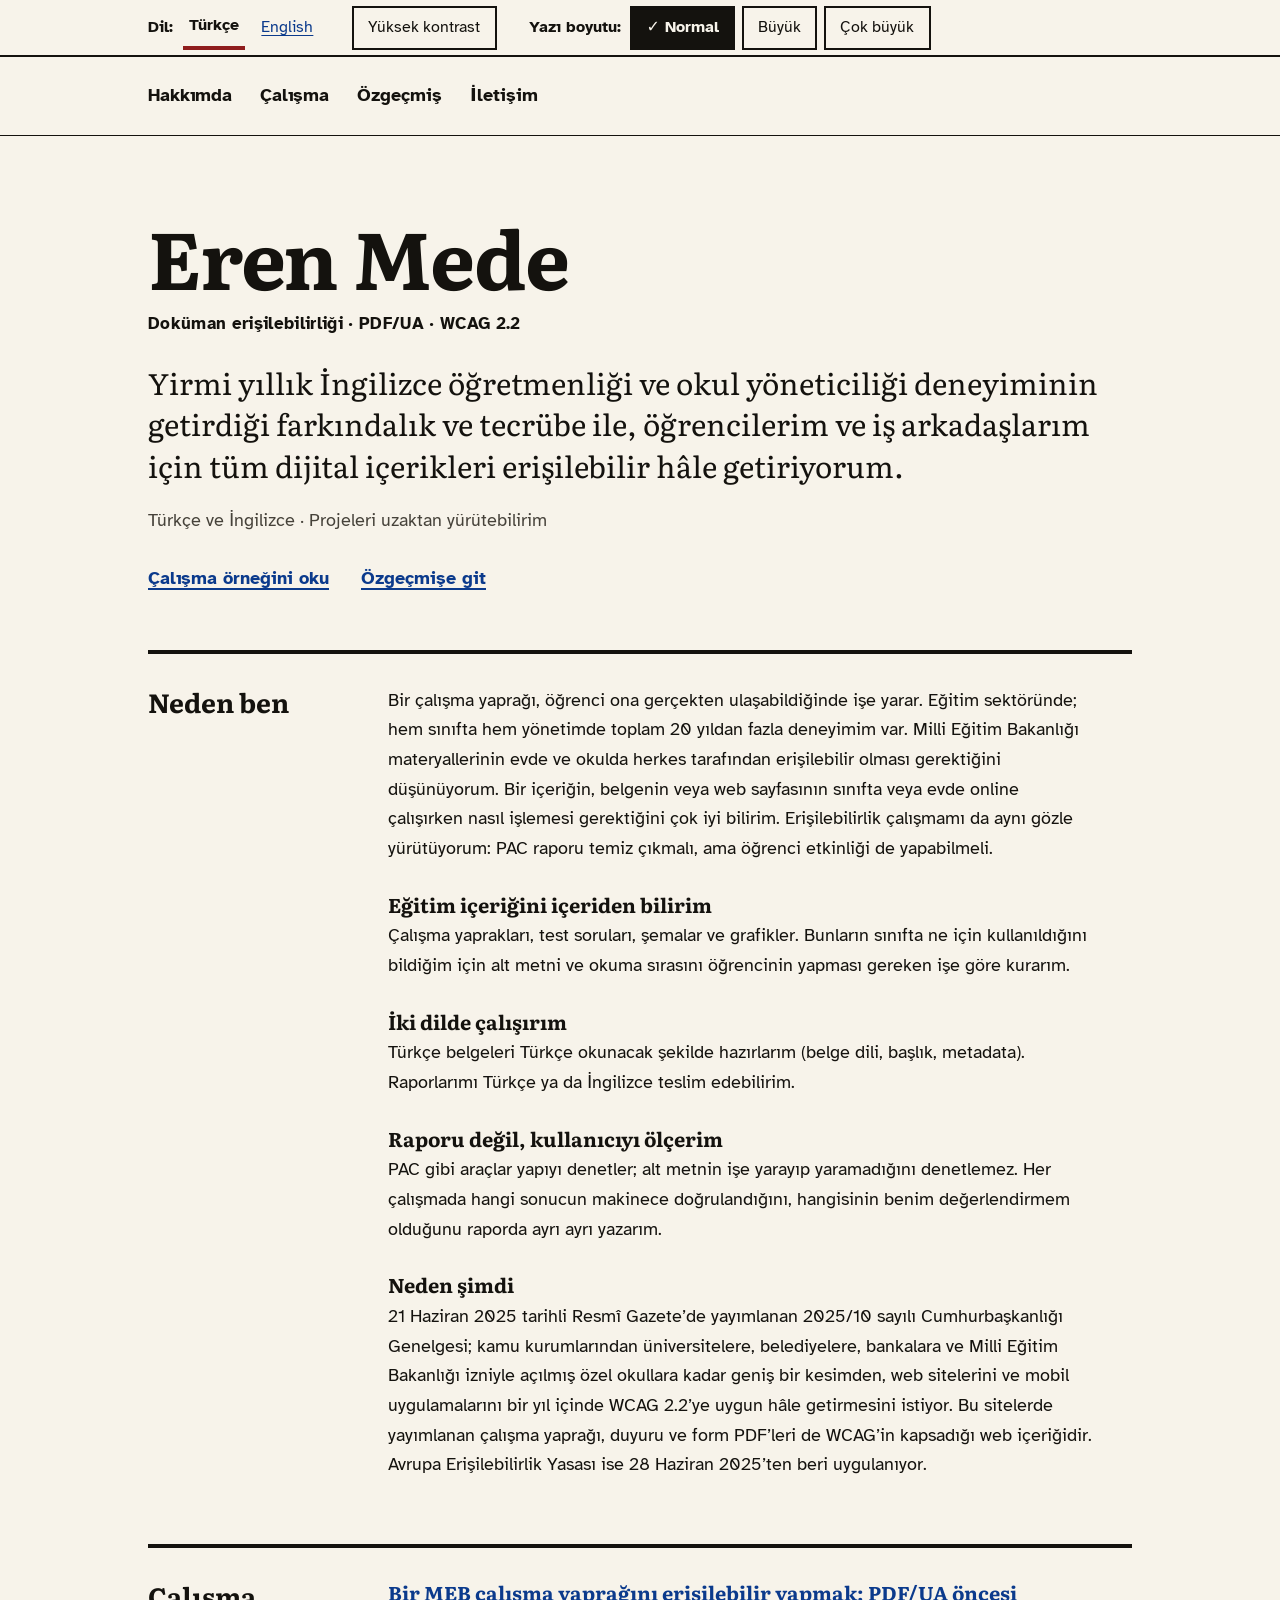
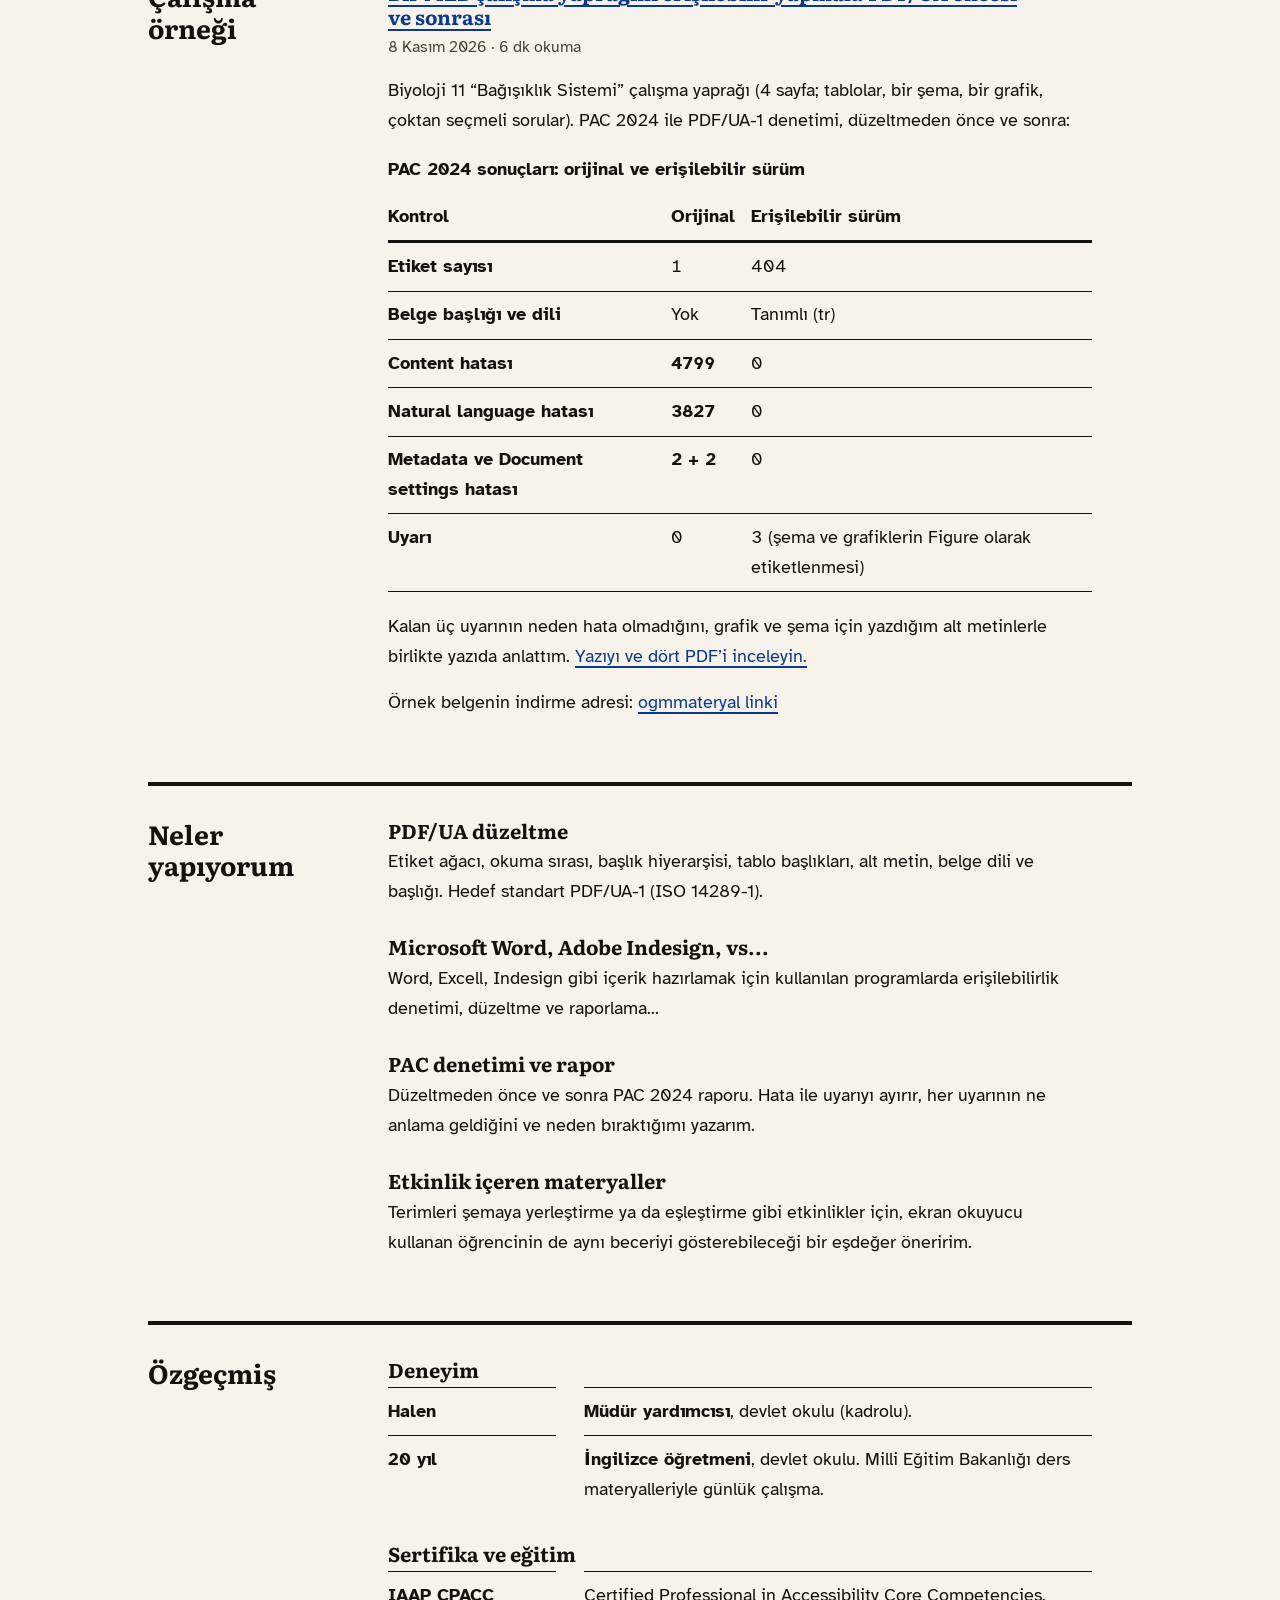
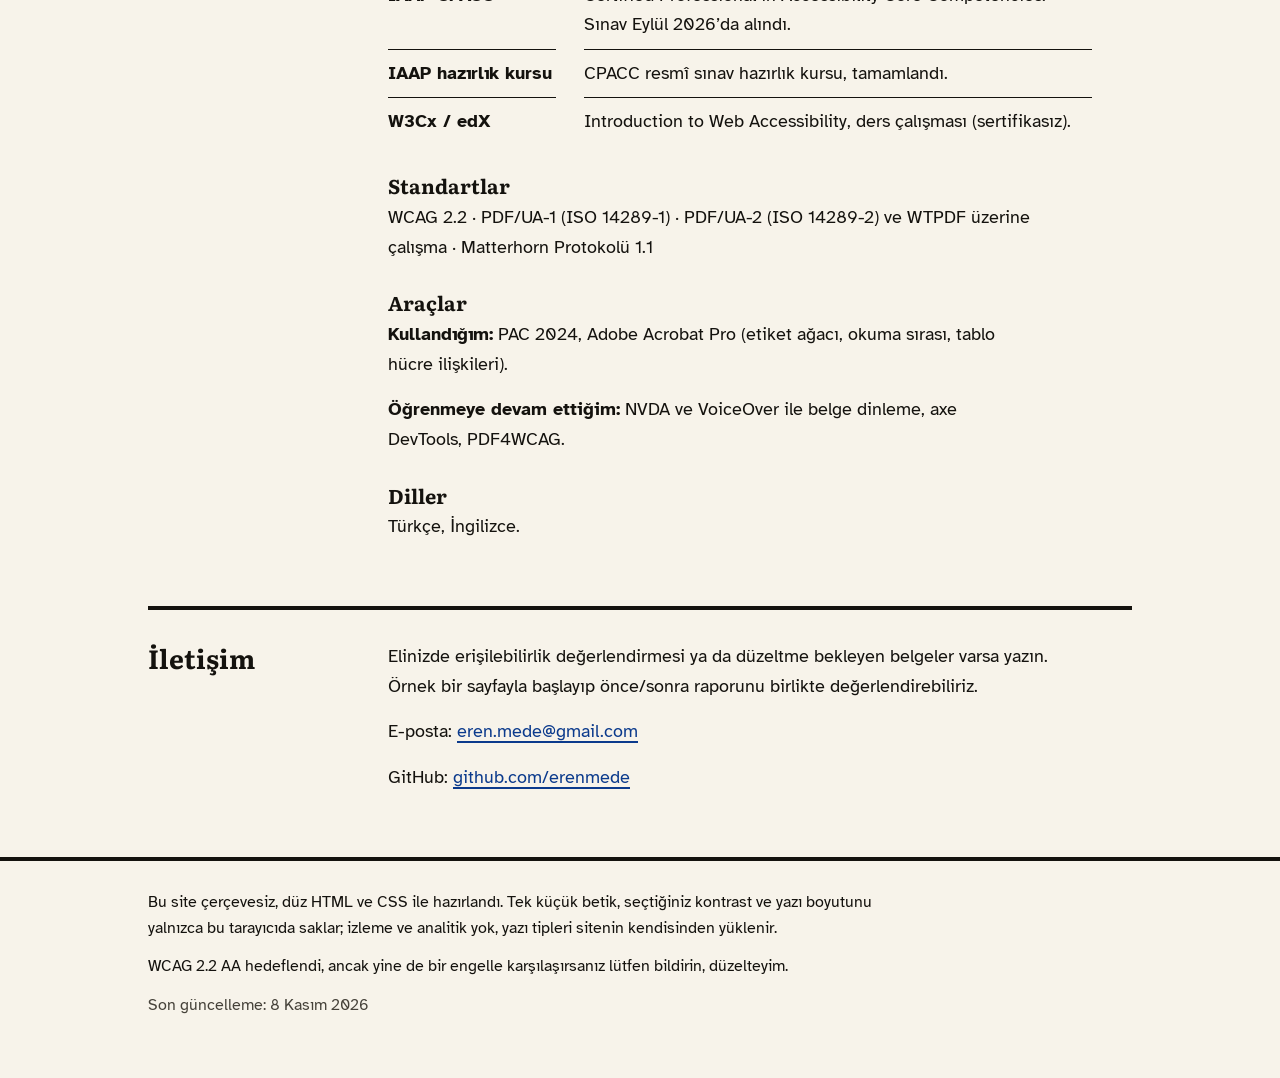
<file: index.html>
<!doctype html>
<html lang="tr" data-contrast="normal" data-size="100">
<head>
<meta charset="utf-8">
<meta name="viewport" content="width=device-width, initial-scale=1">
<title>Eren Mede — Eğitim materyalleri için doküman erişilebilirliği</title>
<meta name="description" content="PDF/UA ve WCAG 2.2 çalışması. Yirmi yıl İngilizce öğretmenliği ve okul yöneticiliği; şimdi okul belgelerini ekran okuyucu kullananlar dahil herkes için okunur yapıyorum.">
<link rel="canonical" href="https://erenmede.github.io/">
<link rel="alternate" hreflang="tr" href="https://erenmede.github.io/">
<link rel="alternate" hreflang="en" href="https://erenmede.github.io/en/">
<link rel="alternate" hreflang="x-default" href="https://erenmede.github.io/">
<meta name="color-scheme" content="light dark">
<link rel="stylesheet" href="assets/site.css">
<script src="assets/site.js"></script>
</head>
<body>
<a class="skip" href="#icerik">Ana içeriğe atla</a>
<div class="prefs" role="region" aria-label="Görünüm tercihleri">
  <div class="wrap prefs-row">
    <p class="pref"><span class="pref-label" id="lbl-lang">Dil:</span>
      <a lang="tr" hreflang="tr" href="index.html" aria-current="true">Türkçe</a>
      <a lang="en" hreflang="en" href="en/index.html">English</a></p>
    <p class="pref js-only"><button type="button" id="contrast-toggle" aria-pressed="false">Yüksek kontrast</button></p>
    <div class="pref js-only" role="group" aria-labelledby="lbl-size"><span class="pref-label" id="lbl-size">Yazı boyutu:</span>
      <span class="btn-row"><button type="button" data-size-btn="100" aria-pressed="true">Normal</button><button type="button" data-size-btn="115" aria-pressed="false">Büyük</button><button type="button" data-size-btn="130" aria-pressed="false">Çok büyük</button></span></div>
  </div>
</div>
<header class="masthead">
  <div class="wrap"><nav aria-label="Ana menü"><ul><li><a href="#hakkimda">Hakkımda</a></li><li><a href="#calisma">Çalışma</a></li><li><a href="#ozgecmis">Özgeçmiş</a></li><li><a href="#iletisim">İletişim</a></li></ul></nav></div>
</header>
<main id="icerik" tabindex="-1">
  <div class="wrap">
    <div class="hero">
      <h1>Eren Mede</h1>
      <p class="role">Doküman erişilebilirliği · PDF/UA · WCAG 2.2</p>
      <p class="lead">Yirmi yıllık İngilizce öğretmenliği ve okul yöneticiliği deneyiminin getirdiği farkındalık ve tecrübe ile, öğrencilerim ve iş arkadaşlarım için tüm dijital içerikleri erişilebilir hâle getiriyorum.</p>
      <p class="meta-line">Türkçe ve İngilizce · Projeleri uzaktan yürütebilirim</p>
      <p class="cta"><a href="#calisma">Çalışma örneğini oku</a><a href="#ozgecmis">Özgeçmişe git</a></p>
    </div>
  
  <section class="sec" id="hakkimda" aria-labelledby="hakkimda-h">
    <h2 id="hakkimda-h">Neden ben</h2>
    <div>
      <p>Bir çalışma yaprağı, öğrenci ona gerçekten ulaşabildiğinde işe yarar. Eğitim sektöründe; hem sınıfta hem yönetimde toplam 20 yıldan fazla deneyimim var. Milli Eğitim Bakanlığı materyallerinin evde ve okulda herkes tarafından erişilebilir olması gerektiğini düşünüyorum. Bir içeriğin, belgenin veya web sayfasının sınıfta veya evde online çalışırken nasıl işlemesi gerektiğini çok iyi bilirim. Erişilebilirlik çalışmamı da aynı gözle yürütüyorum: PAC raporu temiz çıkmalı, ama öğrenci etkinliği de yapabilmeli.</p>
      <h3>Eğitim içeriğini içeriden bilirim</h3>
      <p>Çalışma yaprakları, test soruları, şemalar ve grafikler. Bunların sınıfta ne için kullanıldığını bildiğim için alt metni ve okuma sırasını öğrencinin yapması gereken işe göre kurarım.</p>
      <h3>İki dilde çalışırım</h3>
      <p>Türkçe belgeleri Türkçe okunacak şekilde hazırlarım (belge dili, başlık, metadata). Raporlarımı Türkçe ya da İngilizce teslim edebilirim.</p>
      <h3>Raporu değil, kullanıcıyı ölçerim</h3>
      <p>PAC gibi araçlar yapıyı denetler; alt metnin işe yarayıp yaramadığını denetlemez. Her çalışmada hangi sonucun makinece doğrulandığını, hangisinin benim değerlendirmem olduğunu raporda ayrı ayrı yazarım.</p>
      <h3>Neden şimdi</h3>
      <p>21 Haziran 2025 tarihli Resmî Gazete’de yayımlanan 2025/10 sayılı Cumhurbaşkanlığı Genelgesi; kamu kurumlarından üniversitelere, belediyelere, bankalara ve Milli Eğitim Bakanlığı izniyle açılmış özel okullara kadar geniş bir kesimden, web sitelerini ve mobil uygulamalarını bir yıl içinde WCAG 2.2’ye uygun hâle getirmesini istiyor. Bu sitelerde yayımlanan çalışma yaprağı, duyuru ve form PDF’leri de WCAG’in kapsadığı web içeriğidir. Avrupa Erişilebilirlik Yasası ise 28 Haziran 2025’ten beri uygulanıyor.</p>
  </div>
  </section>
  
  <section class="sec" id="calisma" aria-labelledby="calisma-h">
    <h2 id="calisma-h">Çalışma örneği</h2>
    <div>
      <h3 class="work-title"><a href="yazilar/bagisiklik-sistemi-pdf-ua.html">Bir MEB çalışma yaprağını erişilebilir yapmak: PDF/UA öncesi ve sonrası</a></h3>
      <p class="fine"><time datetime="2026-11-08">8 Kasım 2026</time> · 6 dk okuma</p>
      <p>Biyoloji 11 “Bağışıklık Sistemi” çalışma yaprağı (4 sayfa; tablolar, bir şema, bir grafik, çoktan seçmeli sorular). PAC 2024 ile PDF/UA-1 denetimi, düzeltmeden önce ve sonra:</p>
      <div class="table-wrap" role="region" aria-labelledby="proof-cap" tabindex="0">
        <table>
          <caption id="proof-cap">PAC 2024 sonuçları: orijinal ve erişilebilir sürüm</caption>
          <thead><tr><th scope="col">Kontrol</th><th scope="col">Orijinal</th><th scope="col">Erişilebilir sürüm</th></tr></thead>
          <tbody>
            <tr><th scope="row">Etiket sayısı</th><td>1</td><td>404</td></tr>
            <tr><th scope="row">Belge başlığı ve dili</th><td>Yok</td><td>Tanımlı (tr)</td></tr>
            <tr><th scope="row">Content hatası</th><td class="bad">4799</td><td>0</td></tr>
            <tr><th scope="row">Natural language hatası</th><td class="bad">3827</td><td>0</td></tr>
            <tr><th scope="row">Metadata ve Document settings hatası</th><td class="bad">2 + 2</td><td>0</td></tr>
            <tr><th scope="row">Uyarı</th><td>0</td><td>3 (şema ve grafiklerin Figure olarak etiketlenmesi)</td></tr>
          </tbody>
        </table>
      </div>
      <p>Kalan üç uyarının neden hata olmadığını, grafik ve şema için yazdığım alt metinlerle birlikte yazıda anlattım. <a href="yazilar/bagisiklik-sistemi-pdf-ua.html">Yazıyı ve dört PDF’i inceleyin.</a></p>
      <p>Örnek belgenin indirme adresi: <a href= "https://ogmmateryal.eba.gov.tr/kazanim-bazli-kazanim-kavrama-etkinlikleri?sinif=11.+S%C4%B1n%C4%B1f&ders=Biyoloji&unite=%C4%B0nsan+Fizyolojisi&pdf=https%3A%2F%2Fogmmateryal.eba.gov.tr%2Fpanel%2Fupload%2Fyardimci-kitap%2Feesfmobr4gs.pdf">ogmmateryal linki</a></p>
  </div>
  </section>
  
  <section class="sec" id="hizmetler" aria-labelledby="hizmetler-h">
    <h2 id="hizmetler-h">Neler yapıyorum</h2>
    <div>
      <h3>PDF/UA düzeltme</h3>
      <p>Etiket ağacı, okuma sırası, başlık hiyerarşisi, tablo başlıkları, alt metin, belge dili ve başlığı. Hedef standart PDF/UA-1 (ISO 14289-1).</p>
      <h3>Microsoft Word, Adobe Indesign, vs...</h3>
      <p>Word, Excell, Indesign gibi içerik hazırlamak için kullanılan programlarda erişilebilirlik denetimi, düzeltme ve raporlama... </p>
      <h3>PAC denetimi ve rapor</h3>
      <p>Düzeltmeden önce ve sonra PAC 2024 raporu. Hata ile uyarıyı ayırır, her uyarının ne anlama geldiğini ve neden bıraktığımı yazarım.</p>
      <h3>Etkinlik içeren materyaller</h3>
      <p>Terimleri şemaya yerleştirme ya da eşleştirme gibi etkinlikler için, ekran okuyucu kullanan öğrencinin de aynı beceriyi gösterebileceği bir eşdeğer öneririm.</p>
  </div>
  </section>
  
  <section class="sec" id="ozgecmis" aria-labelledby="ozgecmis-h">
    <h2 id="ozgecmis-h">Özgeçmiş</h2>
    <div>
      <h3>Deneyim</h3>
      <dl class="cv">
        <dt>Halen</dt>
        <dd><strong>Müdür yardımcısı</strong>, devlet okulu (kadrolu).</dd>
        <dt>20 yıl</dt>
        <dd><strong>İngilizce öğretmeni</strong>, devlet okulu. Milli Eğitim Bakanlığı ders materyalleriyle günlük çalışma.</dd>
      </dl>
      <!-- EKLE: okul adı/ili ve yıllar (isteğe bağlı), üniversite ve mezuniyet yılı -->
      <h3>Sertifika ve eğitim</h3>
      <dl class="cv">
        <dt>IAAP CPACC</dt>
        <dd>Certified Professional in Accessibility Core Competencies. Sınav Eylül 2026’da alındı.</dd>
        <dt>IAAP hazırlık kursu</dt>
        <dd>CPACC resmî sınav hazırlık kursu, tamamlandı.</dd>
        <dt>W3Cx / edX</dt>
        <dd>Introduction to Web Accessibility, ders çalışması (sertifikasız).</dd>
      </dl>
      <h3>Standartlar</h3>
      <p>WCAG 2.2 · PDF/UA-1 (ISO 14289-1) · PDF/UA-2 (ISO 14289-2) ve WTPDF üzerine çalışma · Matterhorn Protokolü 1.1</p>
      <h3>Araçlar</h3>
      <p><strong>Kullandığım:</strong> PAC 2024, Adobe Acrobat Pro (etiket ağacı, okuma sırası, tablo hücre ilişkileri).</p>
      <p><strong>Öğrenmeye devam ettiğim:</strong> NVDA ve VoiceOver ile belge dinleme, axe DevTools, PDF4WCAG.</p>
      <h3>Diller</h3>
      <p>Türkçe, İngilizce.</p>
  </div>
  </section>
  
  <section class="sec" id="iletisim" aria-labelledby="iletisim-h">
    <h2 id="iletisim-h">İletişim</h2>
    <div>
      <p>Elinizde erişilebilirlik değerlendirmesi ya da düzeltme bekleyen belgeler varsa yazın. Örnek bir sayfayla başlayıp önce/sonra raporunu birlikte değerlendirebiliriz.</p>
      <p>E-posta: <a href="mailto:eren.mede@gmail.com">eren.mede@gmail.com</a></p>
      <p>GitHub: <a href="https://github.com/erenmede">github.com/erenmede</a></p>
  </div>
  </section>
  </div>
</main>
<footer>
  <div class="wrap">
    <p>Bu site çerçevesiz, düz HTML ve CSS ile hazırlandı. Tek küçük betik, seçtiğiniz kontrast ve yazı boyutunu yalnızca bu tarayıcıda saklar; izleme ve analitik yok, yazı tipleri sitenin kendisinden yüklenir.</p><p>WCAG 2.2 AA hedeflendi, ancak yine de bir engelle karşılaşırsanız lütfen bildirin, düzelteyim.</p>
    <p class="fine">Son güncelleme: 8 Kasım 2026</p>
  </div>
</footer>
</body>
</html>
</file>
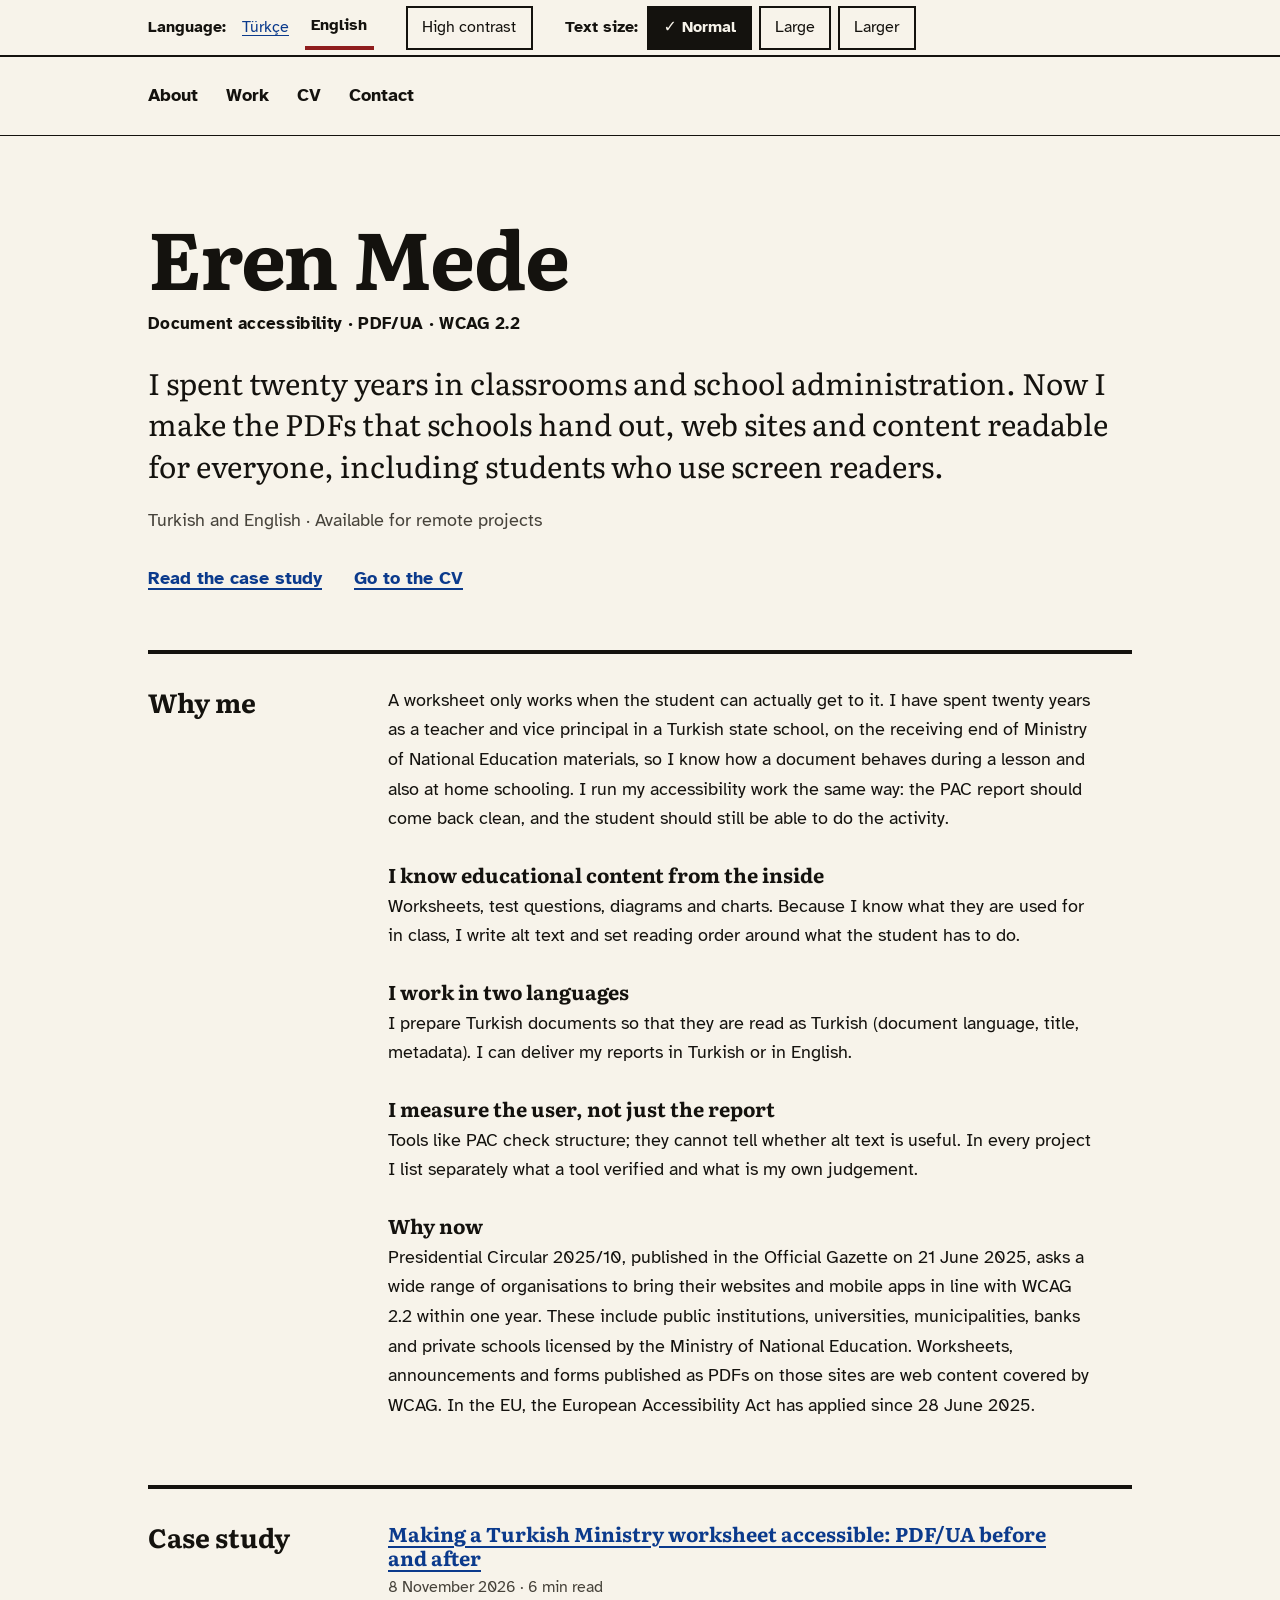
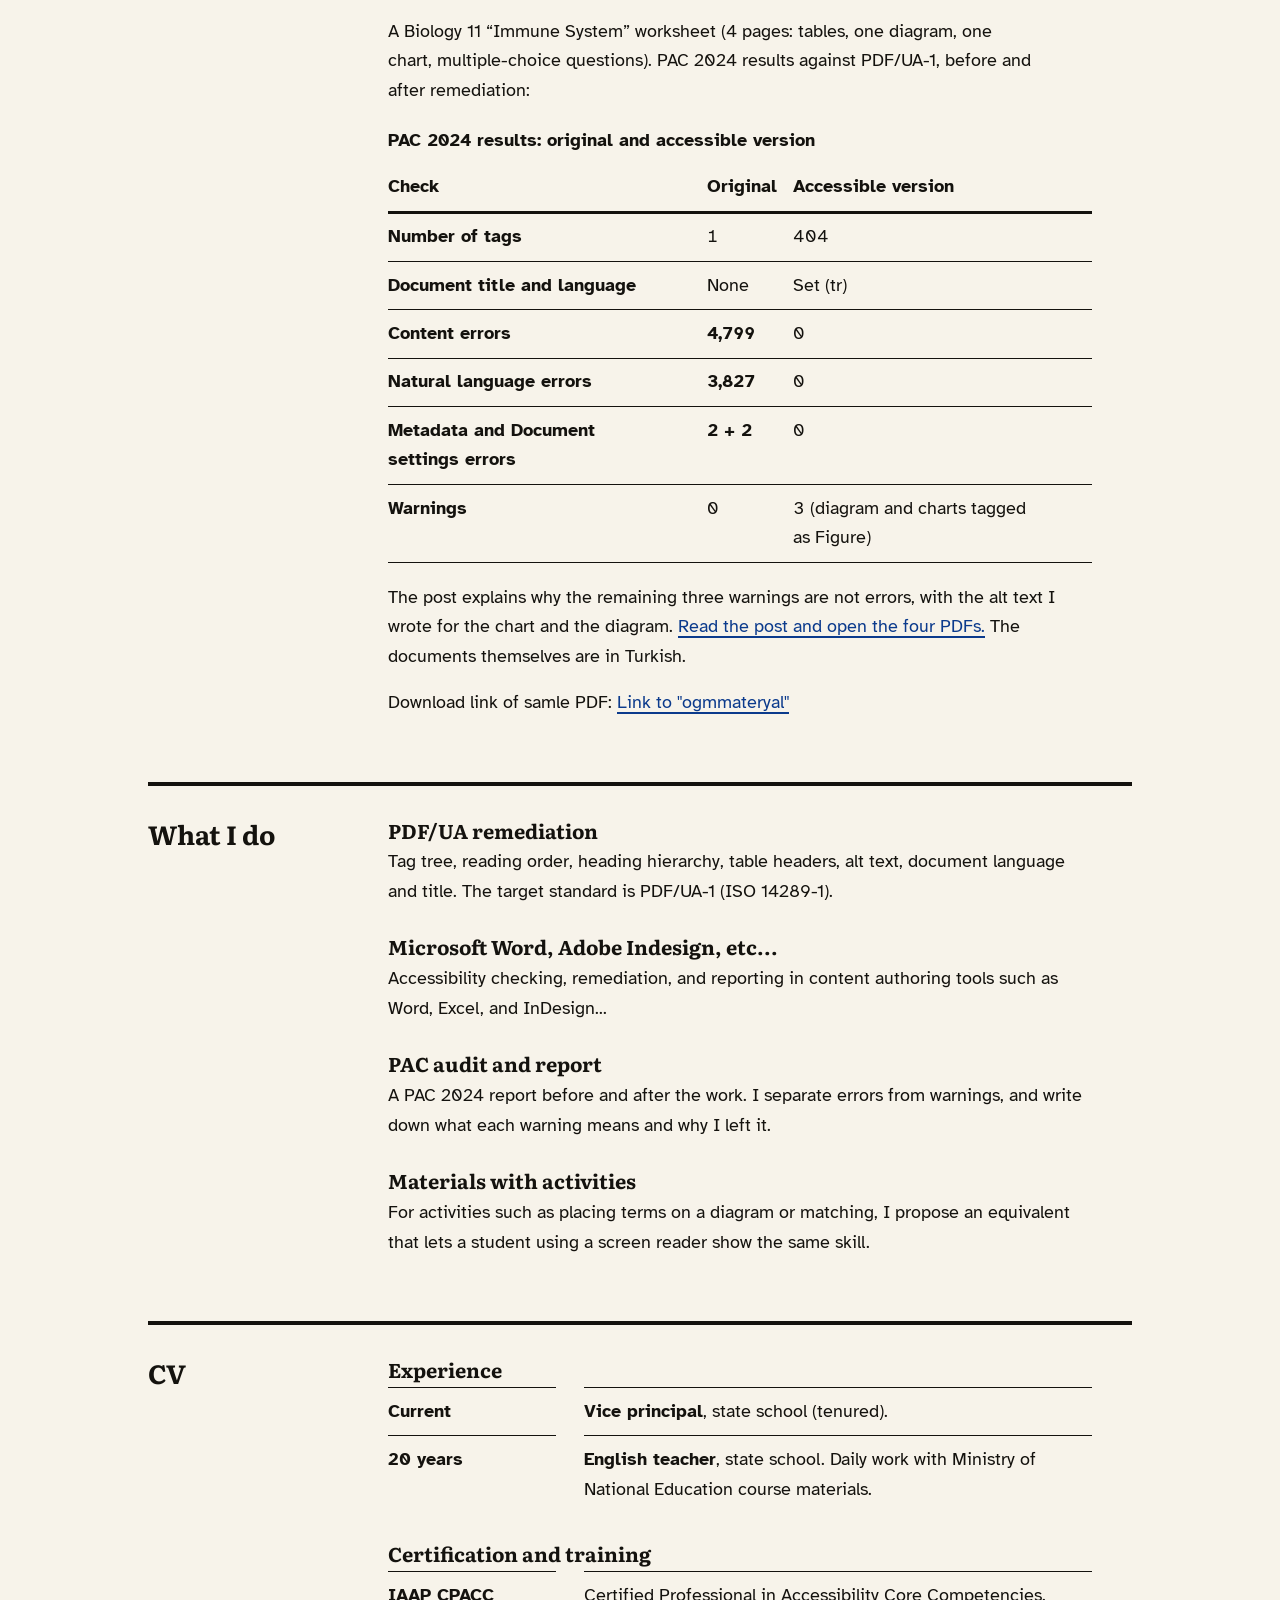
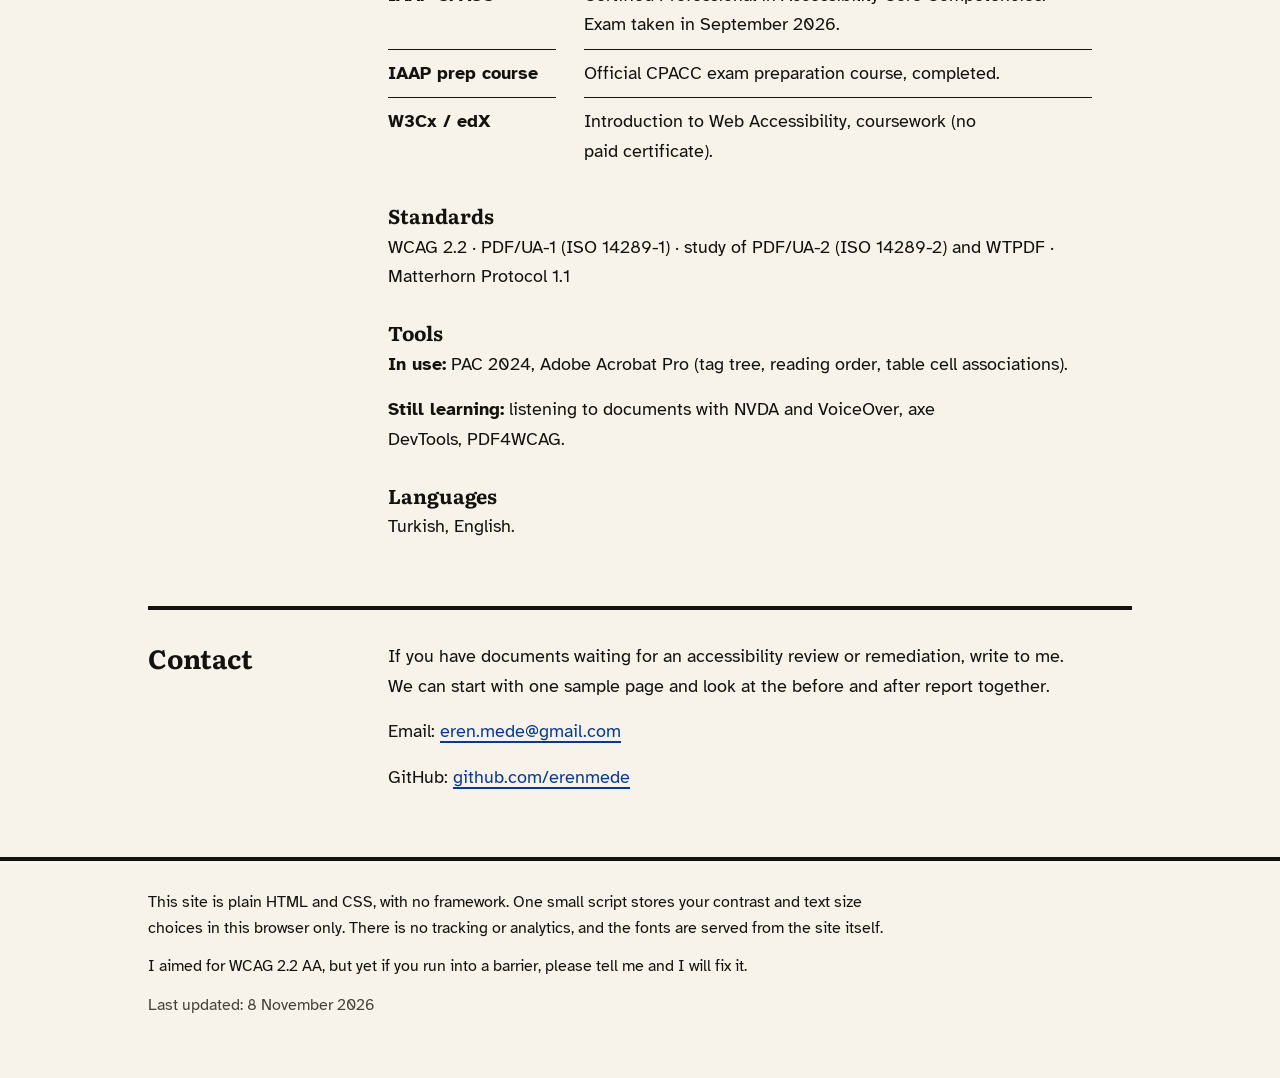
<file: en/index.html>
<!doctype html>
<html lang="en" data-contrast="normal" data-size="100">
<head>
<meta charset="utf-8">
<meta name="viewport" content="width=device-width, initial-scale=1">
<title>Eren Mede — Document accessibility for educational materials</title>
<meta name="description" content="PDF/UA and WCAG 2.2 work. Twenty years as an English teacher and school administrator in Turkey; now making school documents readable for everyone, including screen reader users.">
<link rel="canonical" href="https://erenmede.github.io/en/">
<link rel="alternate" hreflang="tr" href="https://erenmede.github.io/">
<link rel="alternate" hreflang="en" href="https://erenmede.github.io/en/">
<link rel="alternate" hreflang="x-default" href="https://erenmede.github.io/">
<meta name="color-scheme" content="light dark">
<link rel="stylesheet" href="../assets/site.css">
<script src="../assets/site.js"></script>
</head>
<body>
<a class="skip" href="#icerik">Skip to main content</a>
<div class="prefs" role="region" aria-label="Display preferences">
  <div class="wrap prefs-row">
    <p class="pref"><span class="pref-label" id="lbl-lang">Language:</span>
      <a lang="tr" hreflang="tr" href="../index.html">Türkçe</a>
      <a lang="en" hreflang="en" href="index.html" aria-current="true">English</a></p>
    <p class="pref js-only"><button type="button" id="contrast-toggle" aria-pressed="false">High contrast</button></p>
    <div class="pref js-only" role="group" aria-labelledby="lbl-size"><span class="pref-label" id="lbl-size">Text size:</span>
      <span class="btn-row"><button type="button" data-size-btn="100" aria-pressed="true">Normal</button><button type="button" data-size-btn="115" aria-pressed="false">Large</button><button type="button" data-size-btn="130" aria-pressed="false">Larger</button></span></div>
  </div>
</div>
<header class="masthead">
  <div class="wrap"><nav aria-label="Main menu"><ul><li><a href="#hakkimda">About</a></li><li><a href="#calisma">Work</a></li><li><a href="#ozgecmis">CV</a></li><li><a href="#iletisim">Contact</a></li></ul></nav></div>
</header>
<main id="icerik" tabindex="-1">
  <div class="wrap">
    <div class="hero">
      <h1>Eren Mede</h1>
      <p class="role">Document accessibility · PDF/UA · WCAG 2.2</p>
      <p class="lead">I spent twenty years in classrooms and school administration. Now I make the PDFs that schools hand out, web sites and content readable for everyone, including students who use screen readers.</p>
      <p class="meta-line">Turkish and English · Available for remote projects</p>
      <p class="cta"><a href="#calisma">Read the case study</a><a href="#ozgecmis">Go to the CV</a></p>
    </div>
  
  <section class="sec" id="hakkimda" aria-labelledby="hakkimda-h">
    <h2 id="hakkimda-h">Why me</h2>
    <div>
      <p>A worksheet only works when the student can actually get to it. I have spent twenty years as a teacher and vice principal in a Turkish state school, on the receiving end of Ministry of National Education materials, so I know how a document behaves during a lesson and also at home schooling. I run my accessibility work the same way: the PAC report should come back clean, and the student should still be able to do the activity.</p>
      <h3>I know educational content from the inside</h3>
      <p>Worksheets, test questions, diagrams and charts. Because I know what they are used for in class, I write alt text and set reading order around what the student has to do.</p>
      <h3>I work in two languages</h3>
      <p>I prepare Turkish documents so that they are read as Turkish (document language, title, metadata). I can deliver my reports in Turkish or in English.</p>
      <h3>I measure the user, not just the report</h3>
      <p>Tools like PAC check structure; they cannot tell whether alt text is useful. In every project I list separately what a tool verified and what is my own judgement.</p>
      <h3>Why now</h3>
      <p>Presidential Circular 2025/10, published in the Official Gazette on 21 June 2025, asks a wide range of organisations to bring their websites and mobile apps in line with WCAG 2.2 within one year. These include public institutions, universities, municipalities, banks and private schools licensed by the Ministry of National Education. Worksheets, announcements and forms published as PDFs on those sites are web content covered by WCAG. In the EU, the European Accessibility Act has applied since 28 June 2025.</p>
  </div>
  </section>
  
  <section class="sec" id="calisma" aria-labelledby="calisma-h">
    <h2 id="calisma-h">Case study</h2>
    <div>
      <h3 class="work-title"><a href="posts/immune-system-worksheet-pdf-ua.html">Making a Turkish Ministry worksheet accessible: PDF/UA before and after</a></h3>
      <p class="fine"><time datetime="2026-11-08">8 November 2026</time> · 6 min read</p>
      <p>A Biology 11 “Immune System” worksheet (4 pages: tables, one diagram, one chart, multiple-choice questions). PAC 2024 results against PDF/UA-1, before and after remediation:</p>
      <div class="table-wrap" role="region" aria-labelledby="proof-cap" tabindex="0">
        <table>
          <caption id="proof-cap">PAC 2024 results: original and accessible version</caption>
          <thead><tr><th scope="col">Check</th><th scope="col">Original</th><th scope="col">Accessible version</th></tr></thead>
          <tbody>
            <tr><th scope="row">Number of tags</th><td>1</td><td>404</td></tr>
            <tr><th scope="row">Document title and language</th><td>None</td><td>Set (tr)</td></tr>
            <tr><th scope="row">Content errors</th><td class="bad">4,799</td><td>0</td></tr>
            <tr><th scope="row">Natural language errors</th><td class="bad">3,827</td><td>0</td></tr>
            <tr><th scope="row">Metadata and Document settings errors</th><td class="bad">2 + 2</td><td>0</td></tr>
            <tr><th scope="row">Warnings</th><td>0</td><td>3 (diagram and charts tagged as Figure)</td></tr>
          </tbody>
        </table>
      </div>
      <p>The post explains why the remaining three warnings are not errors, with the alt text I wrote for the chart and the diagram. <a href="posts/immune-system-worksheet-pdf-ua.html">Read the post and open the four PDFs.</a> The documents themselves are in Turkish.</p>
      <p>Download link of samle PDF: <a href= "https://ogmmateryal.eba.gov.tr/kazanim-bazli-kazanim-kavrama-etkinlikleri?sinif=11.+S%C4%B1n%C4%B1f&ders=Biyoloji&unite=%C4%B0nsan+Fizyolojisi&pdf=https%3A%2F%2Fogmmateryal.eba.gov.tr%2Fpanel%2Fupload%2Fyardimci-kitap%2Feesfmobr4gs.pdf">Link to "ogmmateryal"</a></p>
  </div>
  </section>
  
  <section class="sec" id="hizmetler" aria-labelledby="hizmetler-h">
    <h2 id="hizmetler-h">What I do</h2>
    <div>
      <h3>PDF/UA remediation</h3>
      <p>Tag tree, reading order, heading hierarchy, table headers, alt text, document language and title. The target standard is PDF/UA-1 (ISO 14289-1).</p>
      <h3>Microsoft Word, Adobe Indesign, etc...</h3>
      <p>Accessibility checking, remediation, and reporting in content authoring tools such as Word, Excel, and InDesign...</p>
      <h3>PAC audit and report</h3>
      <p>A PAC 2024 report before and after the work. I separate errors from warnings, and write down what each warning means and why I left it.</p>
      <h3>Materials with activities</h3>
      <p>For activities such as placing terms on a diagram or matching, I propose an equivalent that lets a student using a screen reader show the same skill.</p>
  </div>
  </section>
  
  <section class="sec" id="ozgecmis" aria-labelledby="ozgecmis-h">
    <h2 id="ozgecmis-h">CV</h2>
    <div>
      <h3>Experience</h3>
      <dl class="cv">
        <dt>Current</dt>
        <dd><strong>Vice principal</strong>, state school (tenured).</dd>
        <dt>20 years</dt>
        <dd><strong>English teacher</strong>, state school. Daily work with Ministry of National Education course materials.</dd>
      </dl>
      <!-- ADD: school name/province and years (optional), university and graduation year -->
      <h3>Certification and training</h3>
      <dl class="cv">
        <dt>IAAP CPACC</dt>
        <dd>Certified Professional in Accessibility Core Competencies. Exam taken in September 2026.</dd>
        <dt>IAAP prep course</dt>
        <dd>Official CPACC exam preparation course, completed.</dd>
        <dt>W3Cx / edX</dt>
        <dd>Introduction to Web Accessibility, coursework (no paid certificate).</dd>
      </dl>
      <h3>Standards</h3>
      <p>WCAG 2.2 · PDF/UA-1 (ISO 14289-1) · study of PDF/UA-2 (ISO 14289-2) and WTPDF · Matterhorn Protocol 1.1</p>
      <h3>Tools</h3>
      <p><strong>In use:</strong> PAC 2024, Adobe Acrobat Pro (tag tree, reading order, table cell associations).</p>
      <p><strong>Still learning:</strong> listening to documents with NVDA and VoiceOver, axe DevTools, PDF4WCAG.</p>
      <h3>Languages</h3>
      <p>Turkish, English.</p>
  </div>
  </section>
  
  <section class="sec" id="iletisim" aria-labelledby="iletisim-h">
    <h2 id="iletisim-h">Contact</h2>
    <div>
      <p>If you have documents waiting for an accessibility review or remediation, write to me. We can start with one sample page and look at the before and after report together.</p>
      <p>Email: <a href="mailto:eren.mede@gmail.com">eren.mede@gmail.com</a></p>
      <p>GitHub: <a href="https://github.com/erenmede">github.com/erenmede</a></p>
  </div>
  </section>
  </div>
</main>
<footer>
  <div class="wrap">
    <p>This site is plain HTML and CSS, with no framework. One small script stores your contrast and text size choices in this browser only. There is no tracking or analytics, and the fonts are served from the site itself.</p><p>I aimed for WCAG 2.2 AA, but yet if you run into a barrier, please tell me and I will fix it.</p>
    <p class="fine">Last updated: 8 November 2026</p>
  </div>
</footer>
</body>
</html>
</file>
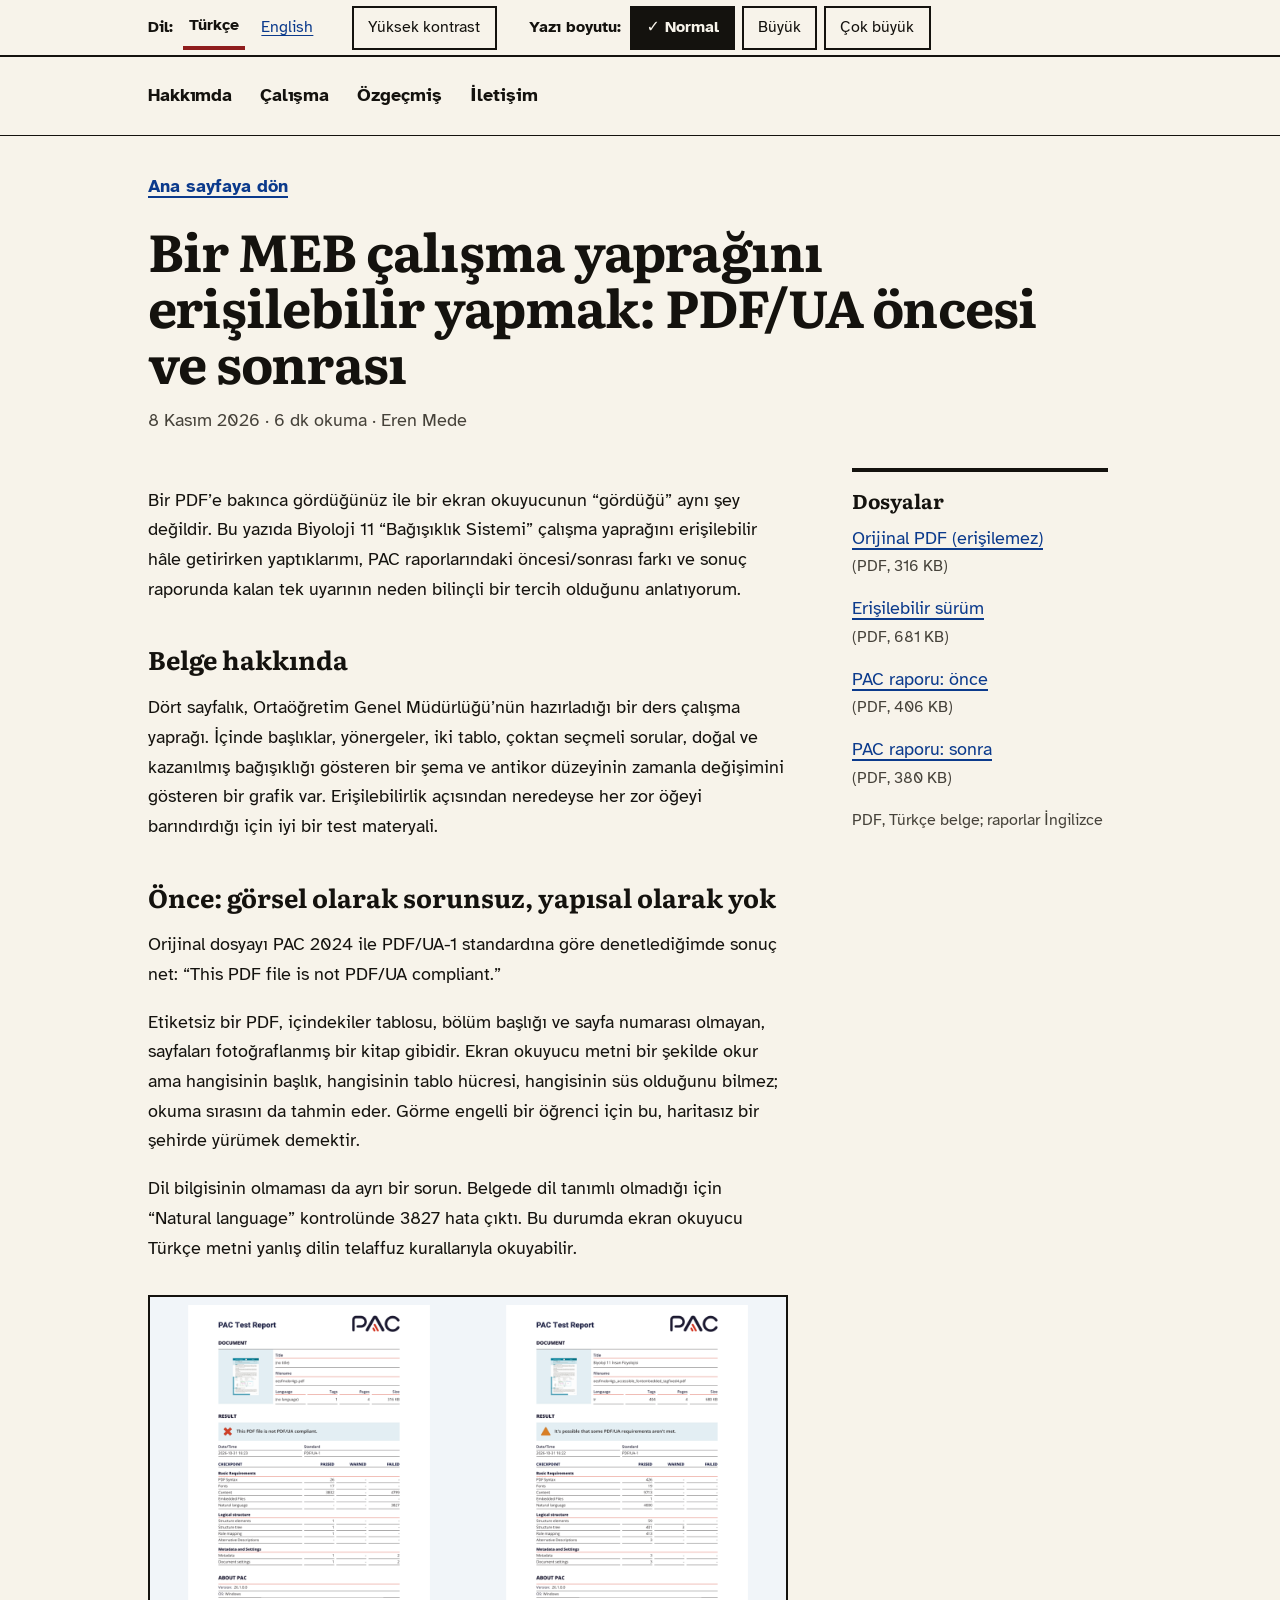
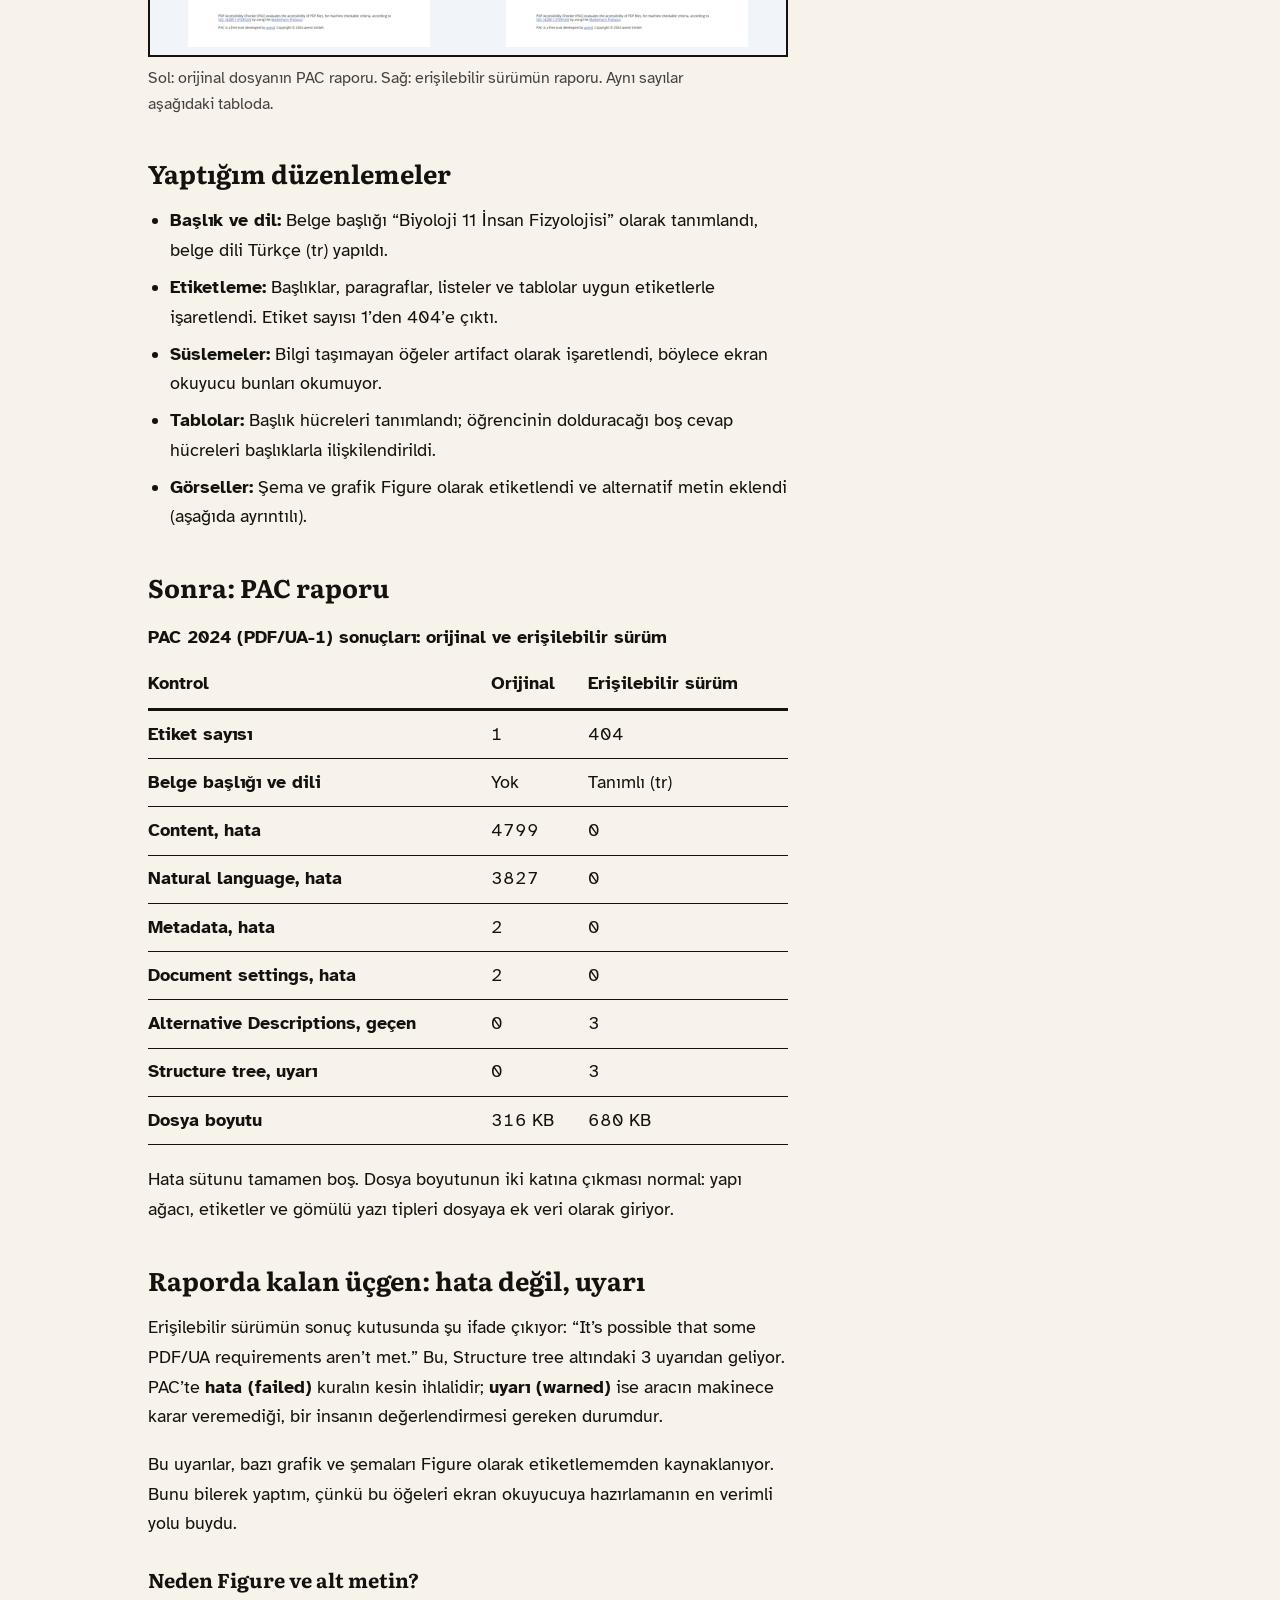
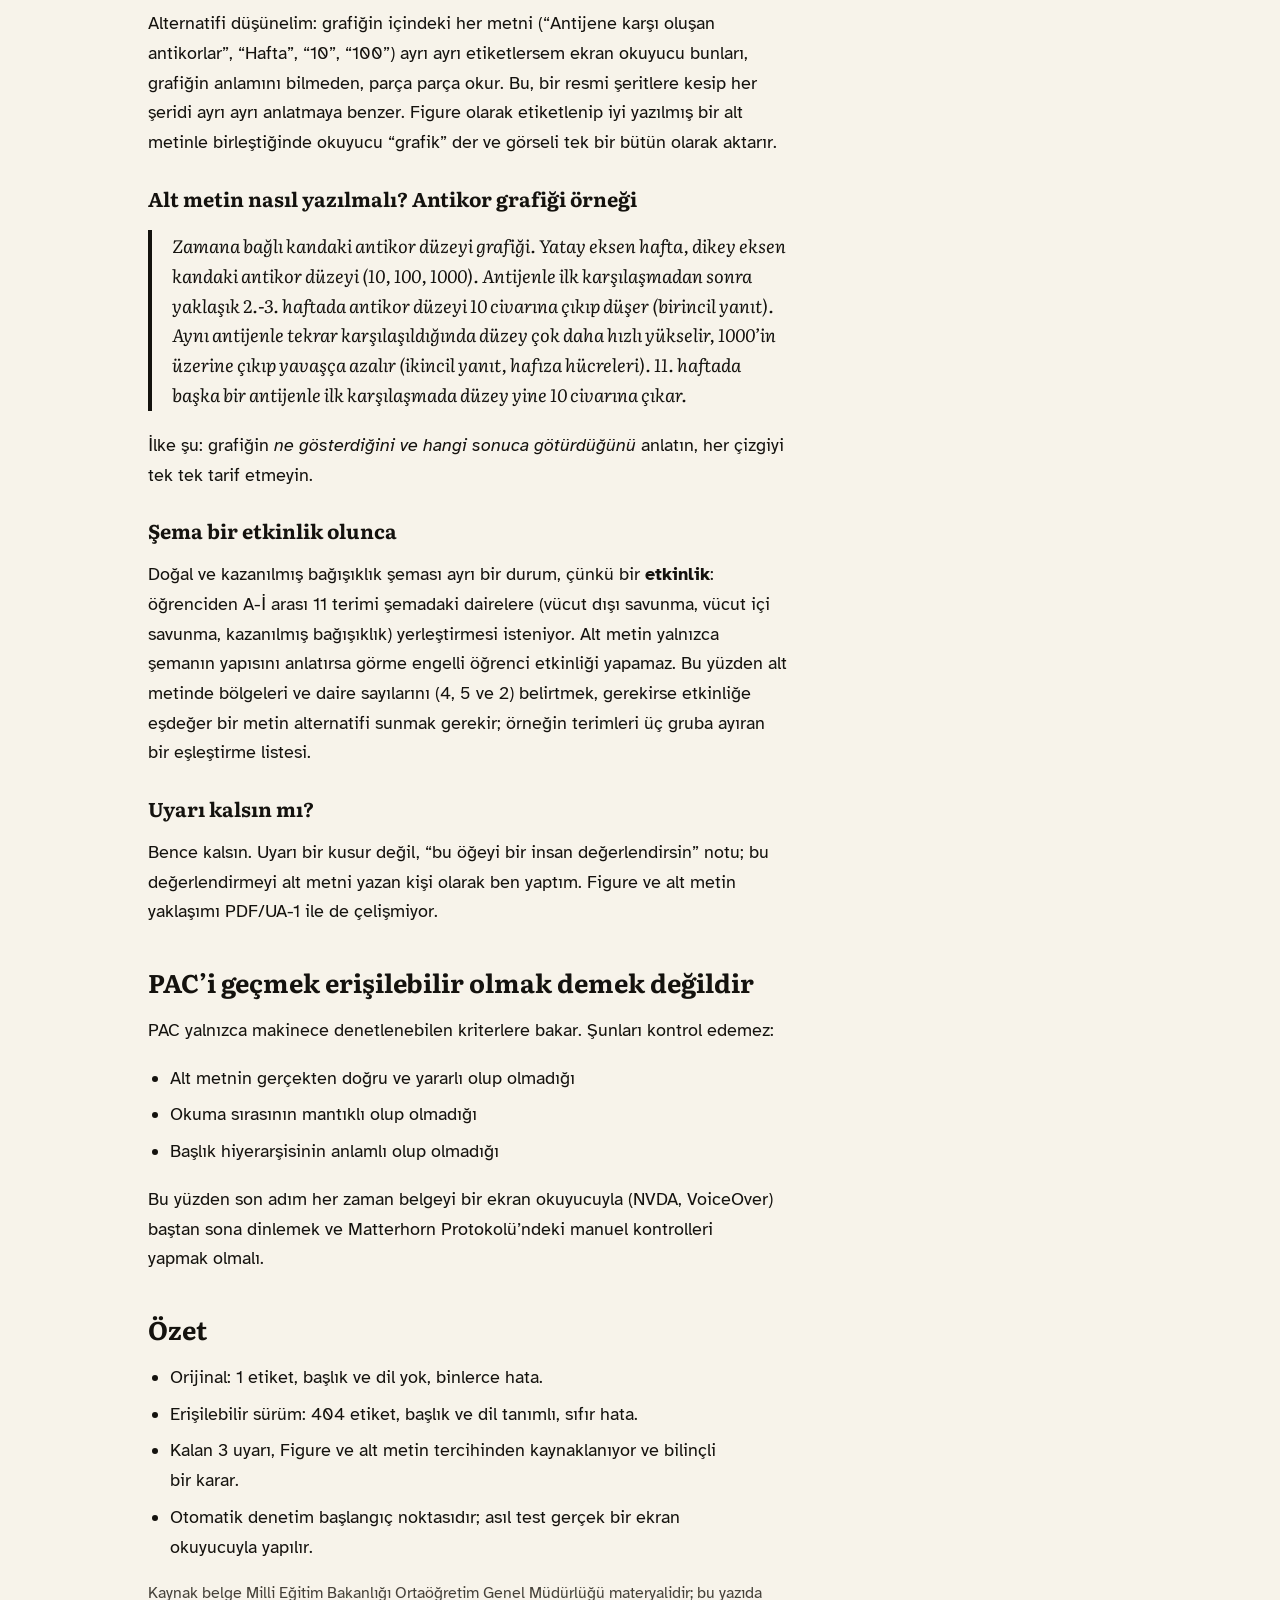
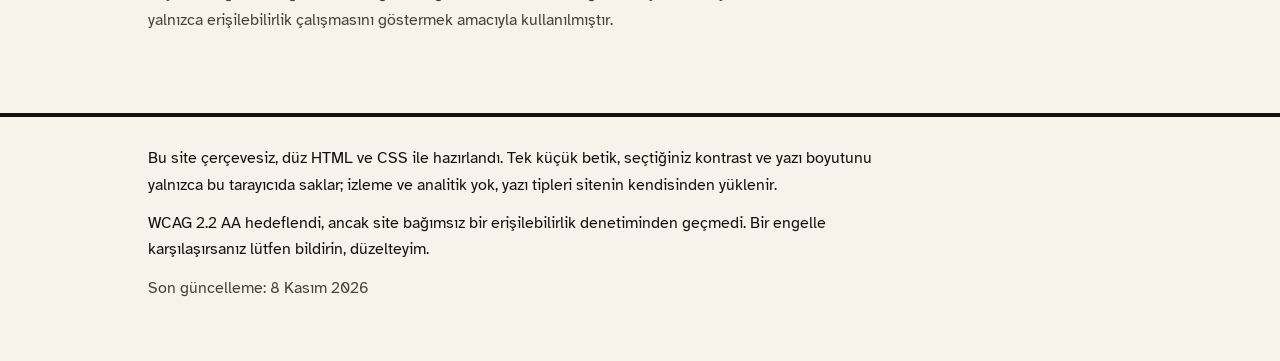
<file: bagisiklik-sistemi-pdf-ua.html>
<!doctype html>
<html lang="tr" data-contrast="normal" data-size="100">
<head>
<meta charset="utf-8">
<meta name="viewport" content="width=device-width, initial-scale=1">
<title>Bir MEB çalışma yaprağını erişilebilir yapmak: PDF/UA öncesi ve sonrası — Eren Mede</title>
<meta name="description" content="Biyoloji 11 “Bağışıklık Sistemi” çalışma yaprağının PAC raporlarında 1 etiketten 404 etikete, binlerce hatadan sıfır hataya yolculuğu ve raporda kalan 3 uyarının nedeni.">
<link rel="canonical" href="https://erenmede.github.io/yazilar/bagisiklik-sistemi-pdf-ua.html">
<link rel="alternate" hreflang="tr" href="https://erenmede.github.io/yazilar/bagisiklik-sistemi-pdf-ua.html">
<link rel="alternate" hreflang="en" href="https://erenmede.github.io/en/posts/immune-system-worksheet-pdf-ua.html">
<link rel="alternate" hreflang="x-default" href="https://erenmede.github.io/yazilar/bagisiklik-sistemi-pdf-ua.html">
<meta name="color-scheme" content="light dark">
<link rel="stylesheet" href="../assets/site.css">
<script src="../assets/site.js"></script>
</head>
<body>
<a class="skip" href="#icerik">Ana içeriğe atla</a>
<div class="prefs" role="region" aria-label="Görünüm tercihleri">
  <div class="wrap prefs-row">
    <p class="pref"><span class="pref-label" id="lbl-lang">Dil:</span>
      <a lang="tr" hreflang="tr" href="bagisiklik-sistemi-pdf-ua.html" aria-current="true">Türkçe</a>
      <a lang="en" hreflang="en" href="../en/posts/immune-system-worksheet-pdf-ua.html">English</a></p>
    <p class="pref js-only"><button type="button" id="contrast-toggle" aria-pressed="false">Yüksek kontrast</button></p>
    <div class="pref js-only" role="group" aria-labelledby="lbl-size"><span class="pref-label" id="lbl-size">Yazı boyutu:</span>
      <span class="btn-row"><button type="button" data-size-btn="100" aria-pressed="true">Normal</button><button type="button" data-size-btn="115" aria-pressed="false">Büyük</button><button type="button" data-size-btn="130" aria-pressed="false">Çok büyük</button></span></div>
  </div>
</div>
<header class="masthead">
  <div class="wrap"><nav aria-label="Ana menü"><ul><li><a href="../index.html#hakkimda">Hakkımda</a></li><li><a href="../index.html#calisma">Çalışma</a></li><li><a href="../index.html#ozgecmis">Özgeçmiş</a></li><li><a href="../index.html#iletisim">İletişim</a></li></ul></nav></div>
</header>
<main id="icerik" tabindex="-1">
  <div class="wrap">
    <div class="post-head">
      <a class="back" href="../index.html">Ana sayfaya dön</a>
      <h1>Bir MEB çalışma yaprağını erişilebilir yapmak: PDF/UA öncesi ve sonrası</h1>
      <p class="post-meta"><time datetime="2026-11-08">8 Kasım 2026</time> · 6 dk okuma · Eren Mede</p>
    </div>
    <div class="post-grid">
      <article>

<p>Bir PDF’e bakınca gördüğünüz ile bir ekran okuyucunun “gördüğü” aynı şey değildir. Bu yazıda Biyoloji 11 “Bağışıklık Sistemi” çalışma yaprağını erişilebilir hâle getirirken yaptıklarımı, PAC raporlarındaki öncesi/sonrası farkı ve sonuç raporunda kalan tek uyarının neden bilinçli bir tercih olduğunu anlatıyorum.</p>

<h2>Belge hakkında</h2>
<p>Dört sayfalık, Ortaöğretim Genel Müdürlüğü’nün hazırladığı bir ders çalışma yaprağı. İçinde başlıklar, yönergeler, iki tablo, çoktan seçmeli sorular, doğal ve kazanılmış bağışıklığı gösteren bir şema ve antikor düzeyinin zamanla değişimini gösteren bir grafik var. Erişilebilirlik açısından neredeyse her zor öğeyi barındırdığı için iyi bir test materyali.</p>

<h2>Önce: görsel olarak sorunsuz, yapısal olarak yok</h2>
<p>Orijinal dosyayı PAC 2024 ile PDF/UA-1 standardına göre denetlediğimde sonuç net: “This PDF file is not PDF/UA compliant.”</p>
<p>Etiketsiz bir PDF, içindekiler tablosu, bölüm başlığı ve sayfa numarası olmayan, sayfaları fotoğraflanmış bir kitap gibidir. Ekran okuyucu metni bir şekilde okur ama hangisinin başlık, hangisinin tablo hücresi, hangisinin süs olduğunu bilmez; okuma sırasını da tahmin eder. Görme engelli bir öğrenci için bu, haritasız bir şehirde yürümek demektir.</p>
<p>Dil bilgisinin olmaması da ayrı bir sorun. Belgede dil tanımlı olmadığı için “Natural language” kontrolünde 3827 hata çıktı. Bu durumda ekran okuyucu Türkçe metni yanlış dilin telaffuz kurallarıyla okuyabilir.</p>

<figure>
  <img src="../assets/pac-before-after.png" width="1600" height="900" alt="İki PAC raporu yan yana. Soldaki orijinal dosya “PDF/UA uyumlu değil” sonucu veriyor; sağdaki erişilebilir sürümde hata yok, yalnızca üç uyarı var.">
  <figcaption>Sol: orijinal dosyanın PAC raporu. Sağ: erişilebilir sürümün raporu. Aynı sayılar aşağıdaki tabloda.</figcaption>
</figure>

<h2>Yaptığım düzenlemeler</h2>
<ul>
  <li><strong>Başlık ve dil:</strong> Belge başlığı “Biyoloji 11 İnsan Fizyolojisi” olarak tanımlandı, belge dili Türkçe (tr) yapıldı.</li>
  <li><strong>Etiketleme:</strong> Başlıklar, paragraflar, listeler ve tablolar uygun etiketlerle işaretlendi. Etiket sayısı 1’den 404’e çıktı.</li>
  <li><strong>Süslemeler:</strong> Bilgi taşımayan öğeler artifact olarak işaretlendi, böylece ekran okuyucu bunları okumuyor.</li>
  <li><strong>Tablolar:</strong> Başlık hücreleri tanımlandı; öğrencinin dolduracağı boş cevap hücreleri başlıklarla ilişkilendirildi.</li>
  <li><strong>Görseller:</strong> Şema ve grafik Figure olarak etiketlendi ve alternatif metin eklendi (aşağıda ayrıntılı).</li>
</ul>

<h2>Sonra: PAC raporu</h2>
<div class="table-wrap" role="region" aria-labelledby="t1" tabindex="0">
<table>
  <caption id="t1">PAC 2024 (PDF/UA-1) sonuçları: orijinal ve erişilebilir sürüm</caption>
  <thead><tr><th scope="col">Kontrol</th><th scope="col">Orijinal</th><th scope="col">Erişilebilir sürüm</th></tr></thead>
  <tbody>
    <tr><th scope="row">Etiket sayısı</th><td>1</td><td>404</td></tr>
    <tr><th scope="row">Belge başlığı ve dili</th><td>Yok</td><td>Tanımlı (tr)</td></tr>
    <tr><th scope="row">Content, hata</th><td>4799</td><td>0</td></tr>
    <tr><th scope="row">Natural language, hata</th><td>3827</td><td>0</td></tr>
    <tr><th scope="row">Metadata, hata</th><td>2</td><td>0</td></tr>
    <tr><th scope="row">Document settings, hata</th><td>2</td><td>0</td></tr>
    <tr><th scope="row">Alternative Descriptions, geçen</th><td>0</td><td>3</td></tr>
    <tr><th scope="row">Structure tree, uyarı</th><td>0</td><td>3</td></tr>
    <tr><th scope="row">Dosya boyutu</th><td>316 KB</td><td>680 KB</td></tr>
  </tbody>
</table>
</div>
<p>Hata sütunu tamamen boş. Dosya boyutunun iki katına çıkması normal: yapı ağacı, etiketler ve gömülü yazı tipleri dosyaya ek veri olarak giriyor.</p>

<h2>Raporda kalan üçgen: hata değil, uyarı</h2>
<p>Erişilebilir sürümün sonuç kutusunda şu ifade çıkıyor: “It’s possible that some PDF/UA requirements aren’t met.” Bu, Structure tree altındaki 3 uyarıdan geliyor. PAC’te <strong>hata (failed)</strong> kuralın kesin ihlalidir; <strong>uyarı (warned)</strong> ise aracın makinece karar veremediği, bir insanın değerlendirmesi gereken durumdur.</p>
<p>Bu uyarılar, bazı grafik ve şemaları Figure olarak etiketlememden kaynaklanıyor. Bunu bilerek yaptım, çünkü bu öğeleri ekran okuyucuya hazırlamanın en verimli yolu buydu.</p>

<h3>Neden Figure ve alt metin?</h3>
<p>Alternatifi düşünelim: grafiğin içindeki her metni (“Antijene karşı oluşan antikorlar”, “Hafta”, “10”, “100”) ayrı ayrı etiketlersem ekran okuyucu bunları, grafiğin anlamını bilmeden, parça parça okur. Bu, bir resmi şeritlere kesip her şeridi ayrı ayrı anlatmaya benzer. Figure olarak etiketlenip iyi yazılmış bir alt metinle birleştiğinde okuyucu “grafik” der ve görseli tek bir bütün olarak aktarır.</p>

<h3>Alt metin nasıl yazılmalı? Antikor grafiği örneği</h3>
<blockquote lang="tr">
  Zamana bağlı kandaki antikor düzeyi grafiği. Yatay eksen hafta, dikey eksen kandaki antikor düzeyi (10, 100, 1000). Antijenle ilk karşılaşmadan sonra yaklaşık 2.-3. haftada antikor düzeyi 10 civarına çıkıp düşer (birincil yanıt). Aynı antijenle tekrar karşılaşıldığında düzey çok daha hızlı yükselir, 1000’in üzerine çıkıp yavaşça azalır (ikincil yanıt, hafıza hücreleri). 11. haftada başka bir antijenle ilk karşılaşmada düzey yine 10 civarına çıkar.
</blockquote>
<p>İlke şu: grafiğin <em>ne gösterdiğini ve hangi sonuca götürdüğünü</em> anlatın, her çizgiyi tek tek tarif etmeyin.</p>

<h3>Şema bir etkinlik olunca</h3>
<p>Doğal ve kazanılmış bağışıklık şeması ayrı bir durum, çünkü bir <strong>etkinlik</strong>: öğrenciden A-İ arası 11 terimi şemadaki dairelere (vücut dışı savunma, vücut içi savunma, kazanılmış bağışıklık) yerleştirmesi isteniyor. Alt metin yalnızca şemanın yapısını anlatırsa görme engelli öğrenci etkinliği yapamaz. Bu yüzden alt metinde bölgeleri ve daire sayılarını (4, 5 ve 2) belirtmek, gerekirse etkinliğe eşdeğer bir metin alternatifi sunmak gerekir; örneğin terimleri üç gruba ayıran bir eşleştirme listesi.</p>

<h3>Uyarı kalsın mı?</h3>
<p>Bence kalsın. Uyarı bir kusur değil, “bu öğeyi bir insan değerlendirsin” notu; bu değerlendirmeyi alt metni yazan kişi olarak ben yaptım. Figure ve alt metin yaklaşımı PDF/UA-1 ile de çelişmiyor.</p>

<h2>PAC’i geçmek erişilebilir olmak demek değildir</h2>
<p>PAC yalnızca makinece denetlenebilen kriterlere bakar. Şunları kontrol edemez:</p>
<ul>
  <li>Alt metnin gerçekten doğru ve yararlı olup olmadığı</li>
  <li>Okuma sırasının mantıklı olup olmadığı</li>
  <li>Başlık hiyerarşisinin anlamlı olup olmadığı</li>
</ul>
<p>Bu yüzden son adım her zaman belgeyi bir ekran okuyucuyla (NVDA, VoiceOver) baştan sona dinlemek ve Matterhorn Protokolü’ndeki manuel kontrolleri yapmak olmalı.</p>

<h2>Özet</h2>
<ul>
  <li>Orijinal: 1 etiket, başlık ve dil yok, binlerce hata.</li>
  <li>Erişilebilir sürüm: 404 etiket, başlık ve dil tanımlı, sıfır hata.</li>
  <li>Kalan 3 uyarı, Figure ve alt metin tercihinden kaynaklanıyor ve bilinçli bir karar.</li>
  <li>Otomatik denetim başlangıç noktasıdır; asıl test gerçek bir ekran okuyucuyla yapılır.</li>
</ul>
<p class="fine">Kaynak belge Milli Eğitim Bakanlığı Ortaöğretim Genel Müdürlüğü materyalidir; bu yazıda yalnızca erişilebilirlik çalışmasını göstermek amacıyla kullanılmıştır.</p>

      </article>
      <aside aria-labelledby="dl-h">
        <h2 id="dl-h">Dosyalar</h2>
        <ul>
<li><a href="../files/eesfmobr4gs.pdf" type="application/pdf" hreflang="tr">Orijinal PDF (erişilemez)</a> <span class="fine">(PDF, 316 KB)</span></li>
<li><a href="../files/eesfmobr4gs_accessible.pdf" type="application/pdf" hreflang="tr">Erişilebilir sürüm</a> <span class="fine">(PDF, 681 KB)</span></li>
<li><a href="../files/eesfmobr4gs_PAC_UA_Report.pdf" type="application/pdf" hreflang="en">PAC raporu: önce</a> <span class="fine">(PDF, 406 KB)</span></li>
<li><a href="../files/eesfmobr4gs_accessible_PAC_UA_Report.pdf" type="application/pdf" hreflang="en">PAC raporu: sonra</a> <span class="fine">(PDF, 380 KB)</span></li>
        </ul>
        <p class="fine">PDF, Türkçe belge; raporlar İngilizce</p>
      </aside>
    </div>
  </div>
</main>
<footer>
  <div class="wrap">
    <p>Bu site çerçevesiz, düz HTML ve CSS ile hazırlandı. Tek küçük betik, seçtiğiniz kontrast ve yazı boyutunu yalnızca bu tarayıcıda saklar; izleme ve analitik yok, yazı tipleri sitenin kendisinden yüklenir.</p><p>WCAG 2.2 AA hedeflendi, ancak site bağımsız bir erişilebilirlik denetiminden geçmedi. Bir engelle karşılaşırsanız lütfen bildirin, düzelteyim.</p>
    <p class="fine">Son güncelleme: 8 Kasım 2026</p>
  </div>
</footer>
</body>
</html>
</file>
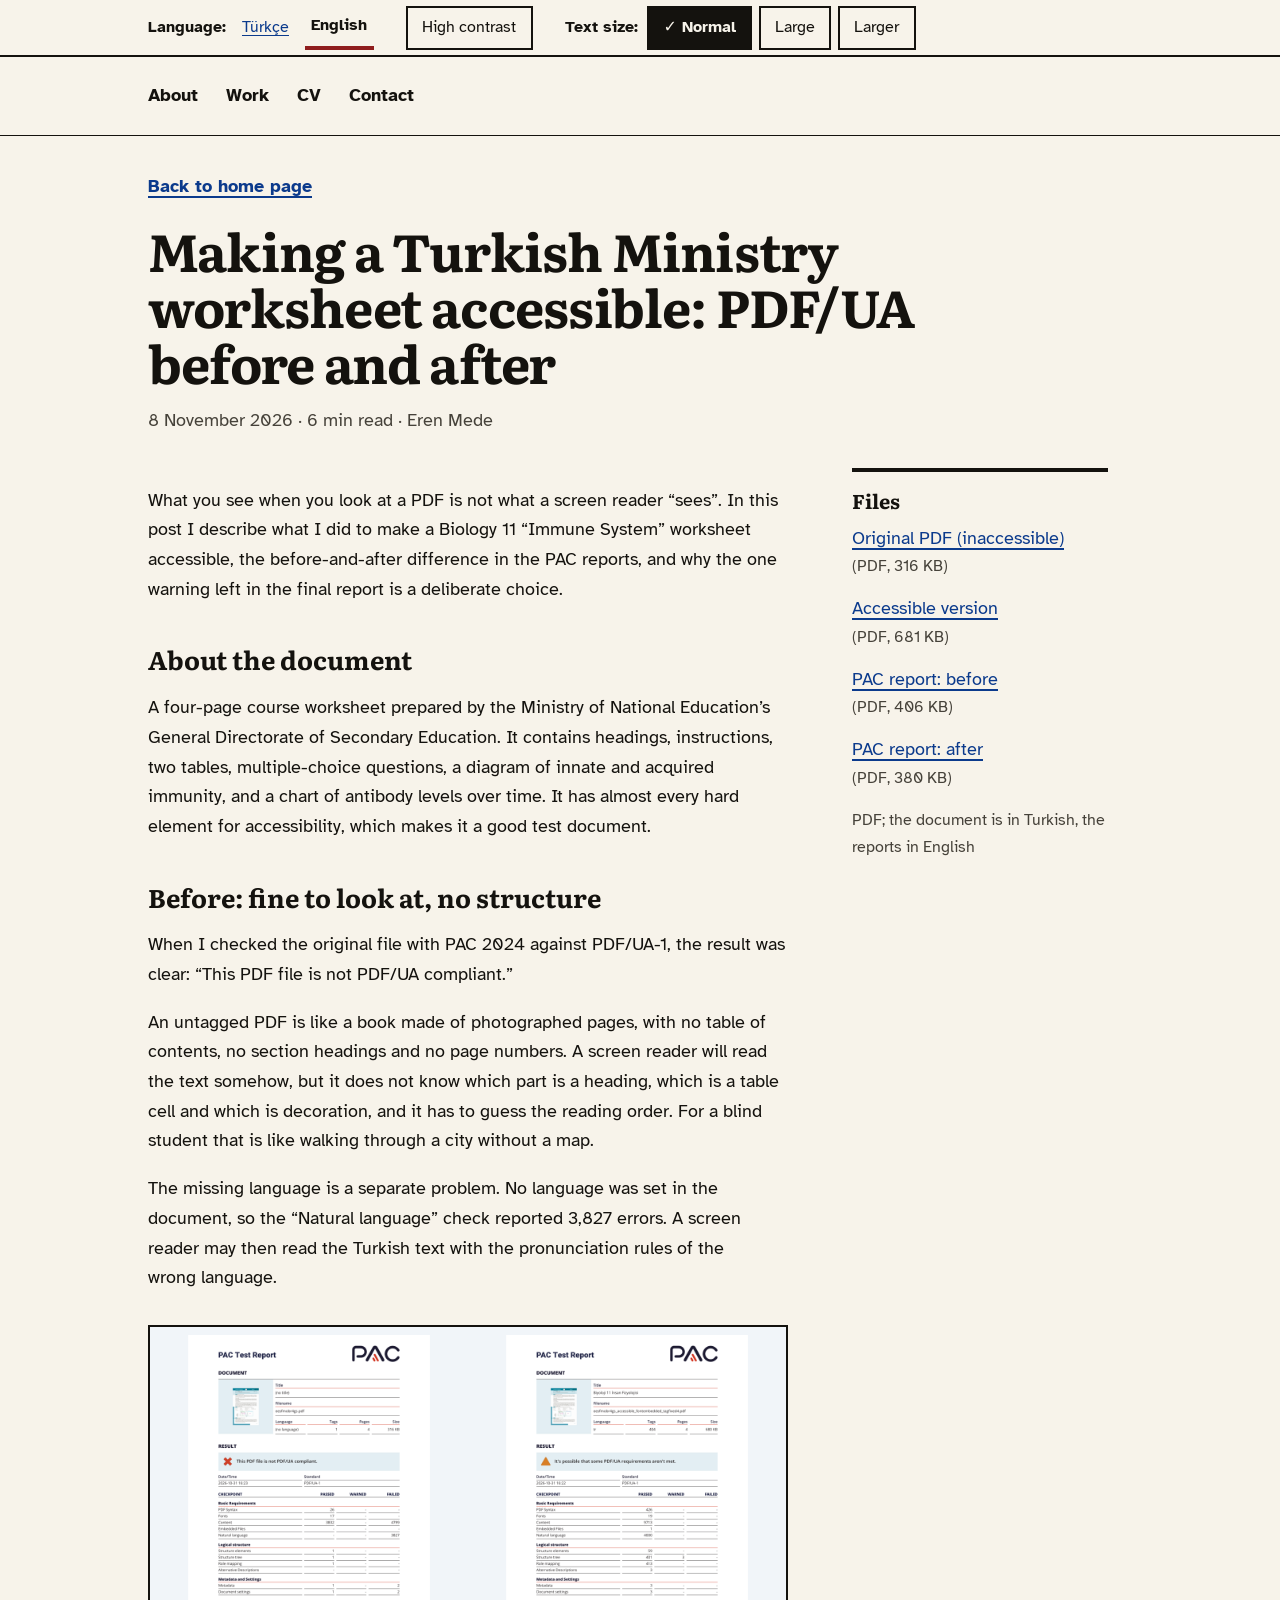
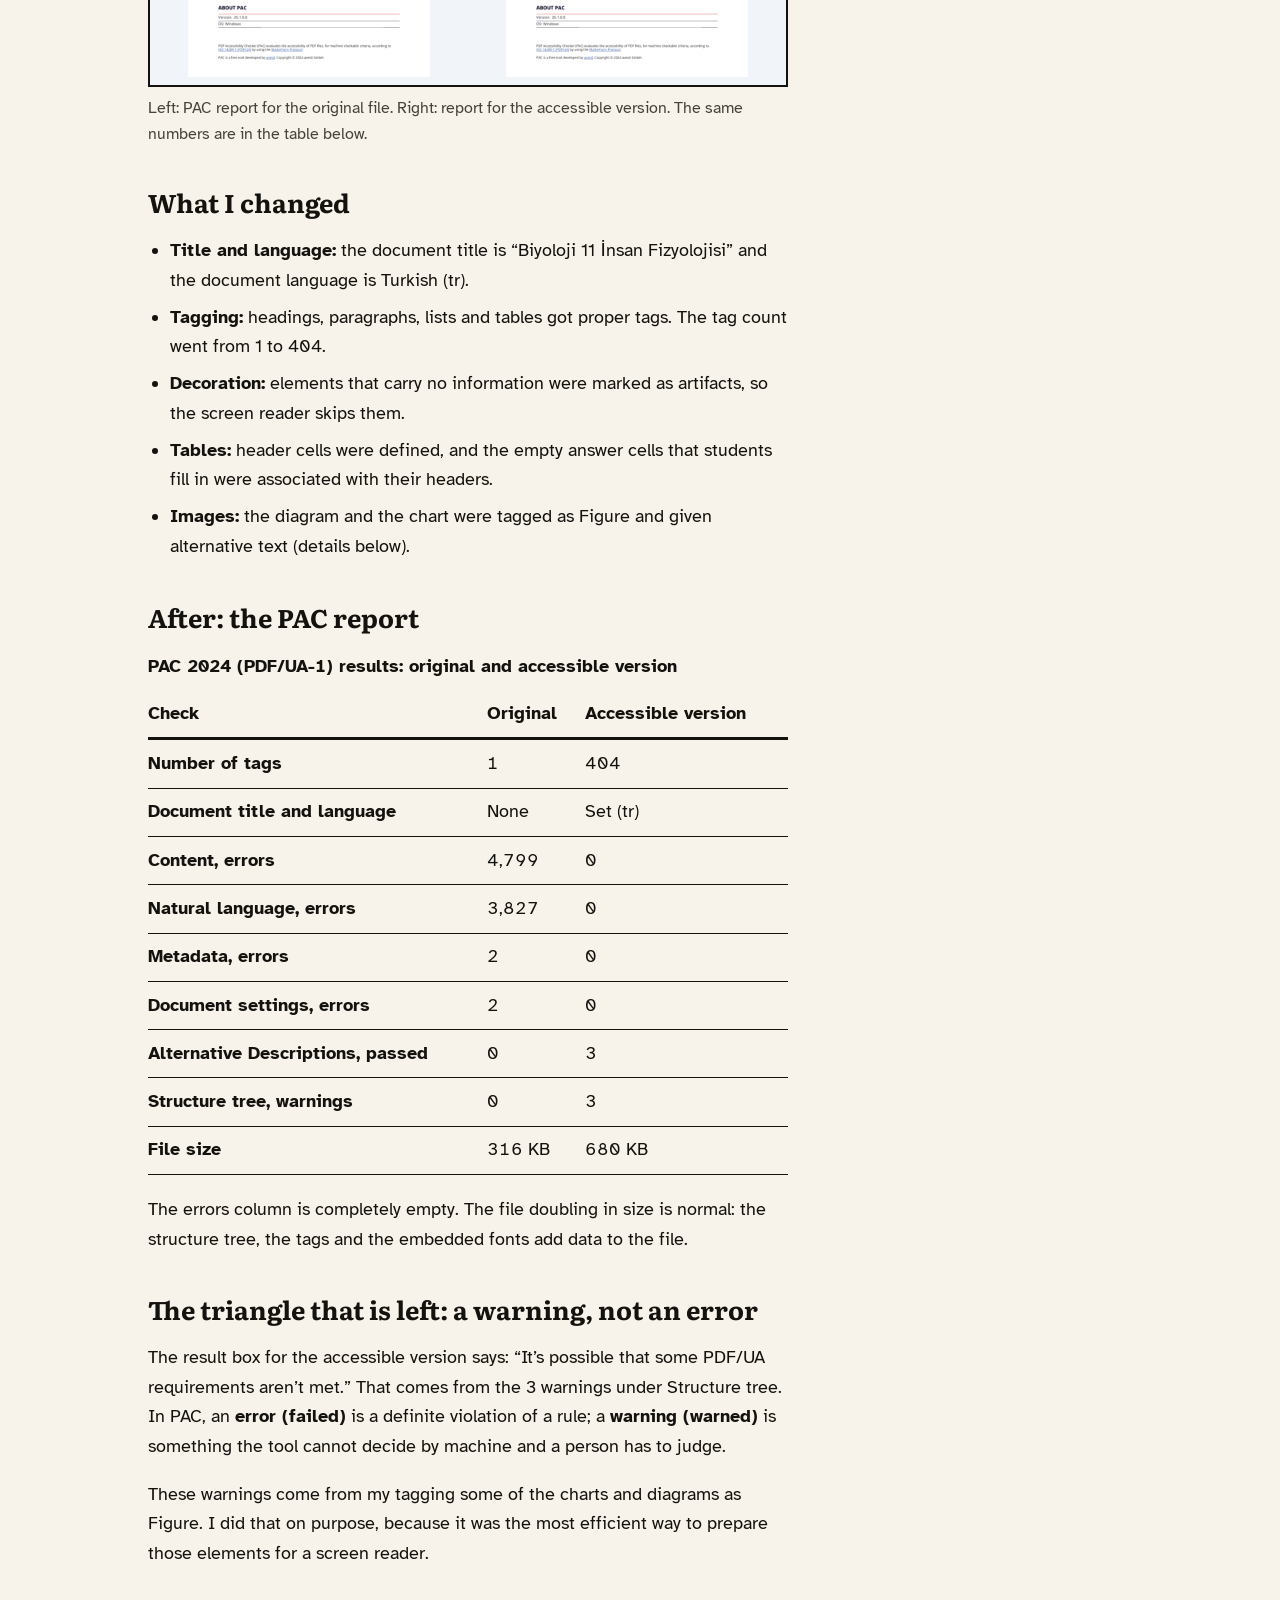
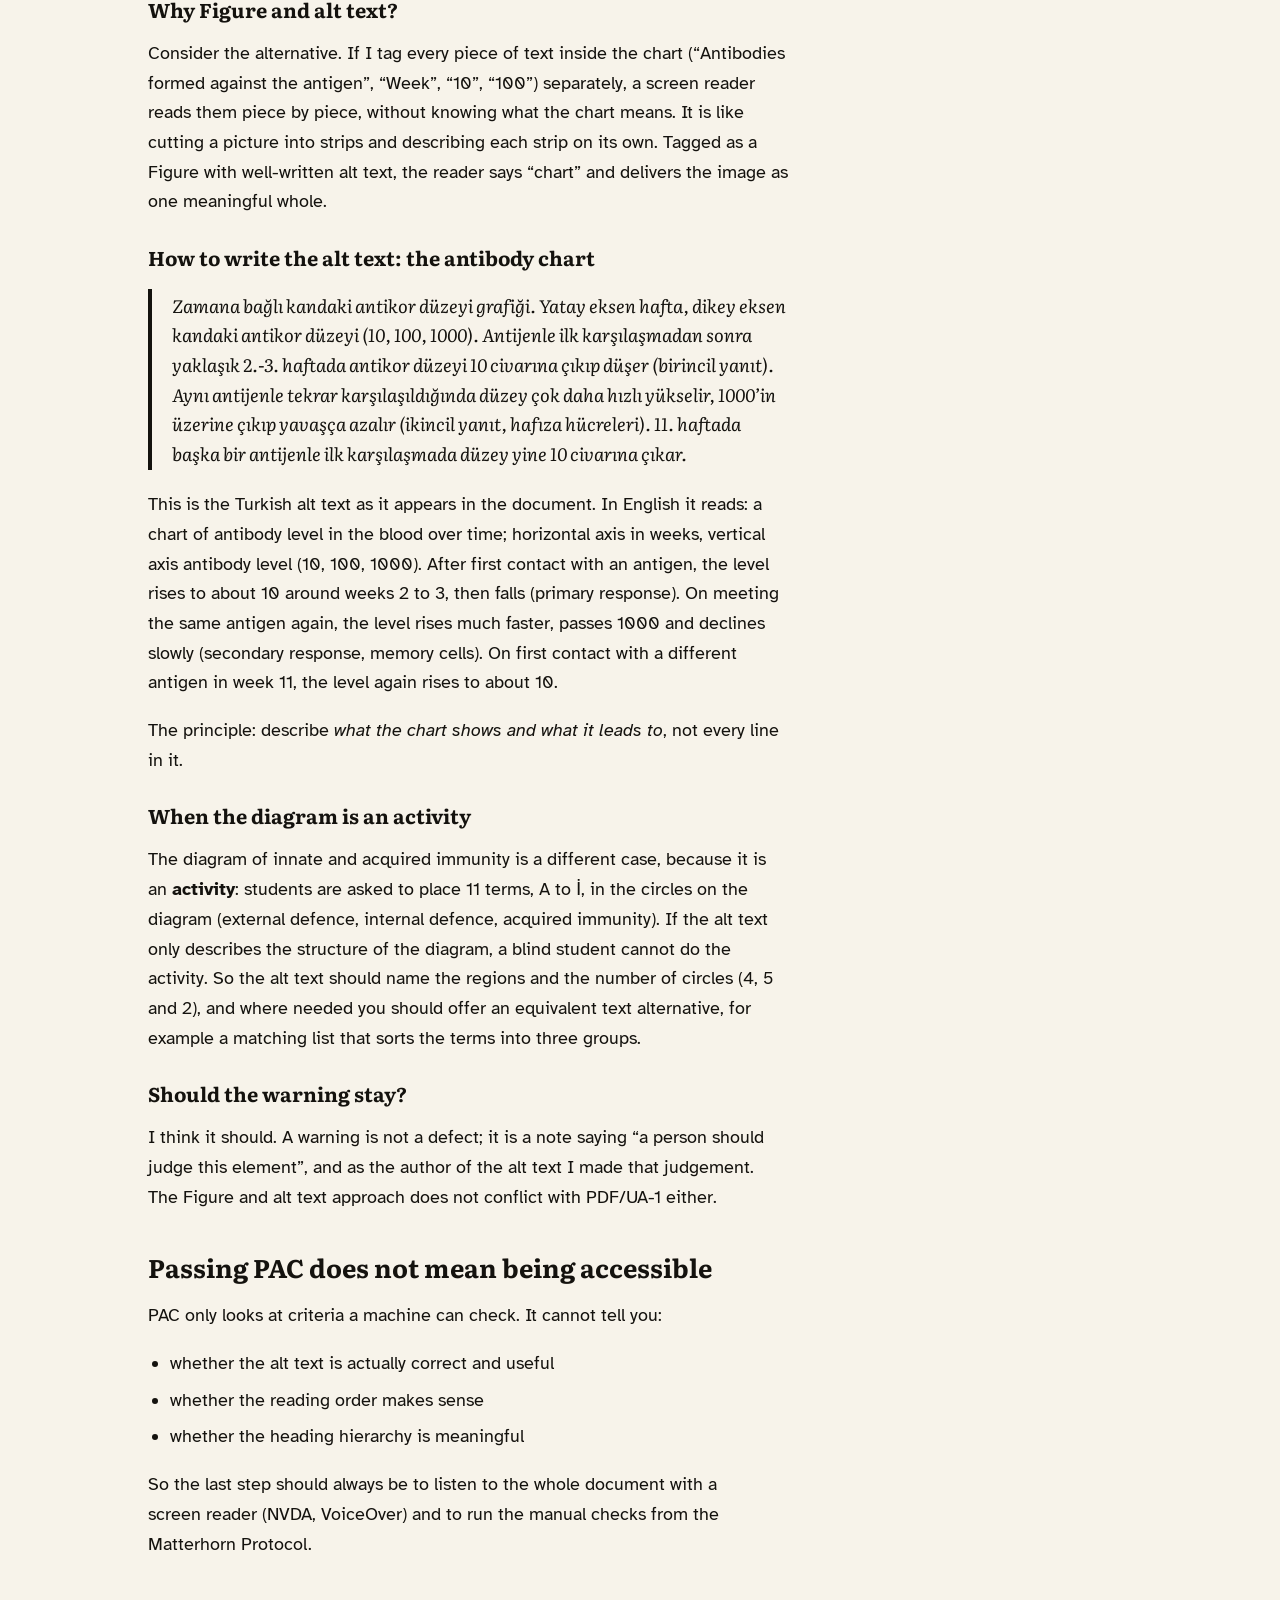
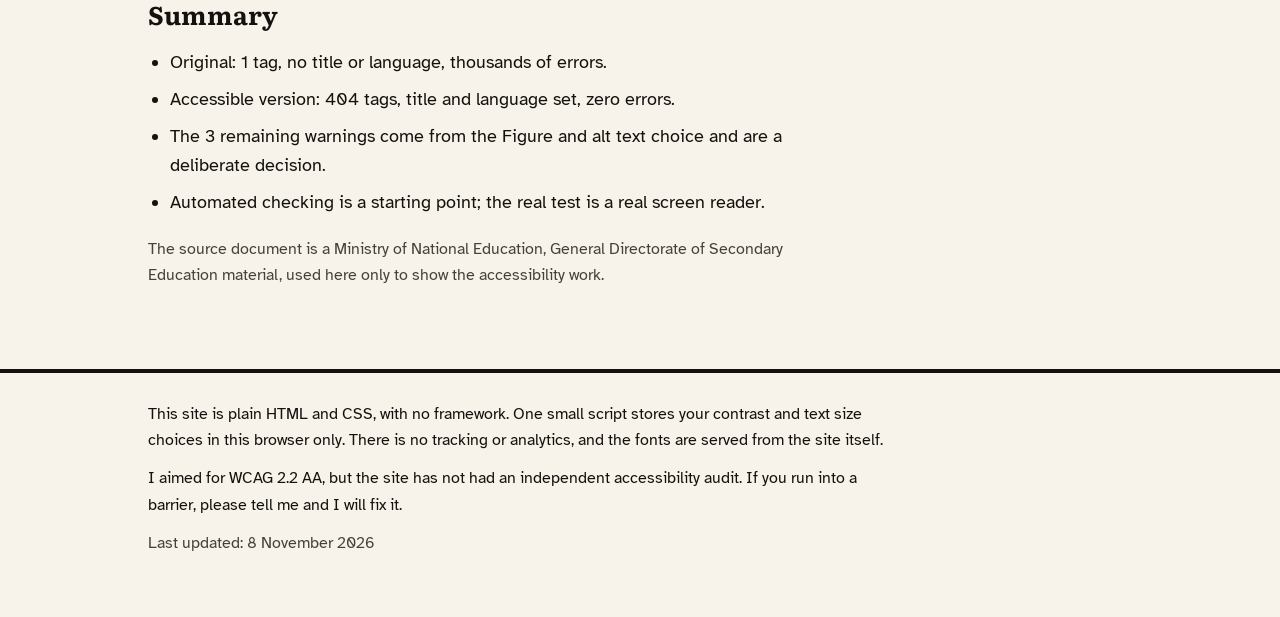
<file: immune-system-worksheet-pdf-ua.html>
<!doctype html>
<html lang="en" data-contrast="normal" data-size="100">
<head>
<meta charset="utf-8">
<meta name="viewport" content="width=device-width, initial-scale=1">
<title>Making a Turkish Ministry worksheet accessible: PDF/UA before and after — Eren Mede</title>
<meta name="description" content="How a Biology 11 “Immune System” worksheet went from 1 tag to 404 tags and from thousands of PAC errors to zero, and why 3 warnings remain in the report.">
<link rel="canonical" href="https://erenmede.github.io/en/posts/immune-system-worksheet-pdf-ua.html">
<link rel="alternate" hreflang="tr" href="https://erenmede.github.io/yazilar/bagisiklik-sistemi-pdf-ua.html">
<link rel="alternate" hreflang="en" href="https://erenmede.github.io/en/posts/immune-system-worksheet-pdf-ua.html">
<link rel="alternate" hreflang="x-default" href="https://erenmede.github.io/yazilar/bagisiklik-sistemi-pdf-ua.html">
<meta name="color-scheme" content="light dark">
<link rel="stylesheet" href="../../assets/site.css">
<script src="../../assets/site.js"></script>
</head>
<body>
<a class="skip" href="#icerik">Skip to main content</a>
<div class="prefs" role="region" aria-label="Display preferences">
  <div class="wrap prefs-row">
    <p class="pref"><span class="pref-label" id="lbl-lang">Language:</span>
      <a lang="tr" hreflang="tr" href="../../yazilar/bagisiklik-sistemi-pdf-ua.html">Türkçe</a>
      <a lang="en" hreflang="en" href="immune-system-worksheet-pdf-ua.html" aria-current="true">English</a></p>
    <p class="pref js-only"><button type="button" id="contrast-toggle" aria-pressed="false">High contrast</button></p>
    <div class="pref js-only" role="group" aria-labelledby="lbl-size"><span class="pref-label" id="lbl-size">Text size:</span>
      <span class="btn-row"><button type="button" data-size-btn="100" aria-pressed="true">Normal</button><button type="button" data-size-btn="115" aria-pressed="false">Large</button><button type="button" data-size-btn="130" aria-pressed="false">Larger</button></span></div>
  </div>
</div>
<header class="masthead">
  <div class="wrap"><nav aria-label="Main menu"><ul><li><a href="../index.html#hakkimda">About</a></li><li><a href="../index.html#calisma">Work</a></li><li><a href="../index.html#ozgecmis">CV</a></li><li><a href="../index.html#iletisim">Contact</a></li></ul></nav></div>
</header>
<main id="icerik" tabindex="-1">
  <div class="wrap">
    <div class="post-head">
      <a class="back" href="../index.html">Back to home page</a>
      <h1>Making a Turkish Ministry worksheet accessible: PDF/UA before and after</h1>
      <p class="post-meta"><time datetime="2026-11-08">8 November 2026</time> · 6 min read · Eren Mede</p>
    </div>
    <div class="post-grid">
      <article>

<p>What you see when you look at a PDF is not what a screen reader “sees”. In this post I describe what I did to make a Biology 11 “Immune System” worksheet accessible, the before-and-after difference in the PAC reports, and why the one warning left in the final report is a deliberate choice.</p>

<h2>About the document</h2>
<p>A four-page course worksheet prepared by the Ministry of National Education’s General Directorate of Secondary Education. It contains headings, instructions, two tables, multiple-choice questions, a diagram of innate and acquired immunity, and a chart of antibody levels over time. It has almost every hard element for accessibility, which makes it a good test document.</p>

<h2>Before: fine to look at, no structure</h2>
<p>When I checked the original file with PAC 2024 against PDF/UA-1, the result was clear: “This PDF file is not PDF/UA compliant.”</p>
<p>An untagged PDF is like a book made of photographed pages, with no table of contents, no section headings and no page numbers. A screen reader will read the text somehow, but it does not know which part is a heading, which is a table cell and which is decoration, and it has to guess the reading order. For a blind student that is like walking through a city without a map.</p>
<p>The missing language is a separate problem. No language was set in the document, so the “Natural language” check reported 3,827 errors. A screen reader may then read the Turkish text with the pronunciation rules of the wrong language.</p>

<figure>
  <img src="../../assets/pac-before-after.png" width="1600" height="900" alt="Two PAC reports side by side. The original file on the left reports “This PDF file is not PDF/UA compliant”; the accessible version on the right has no errors and only three warnings.">
  <figcaption>Left: PAC report for the original file. Right: report for the accessible version. The same numbers are in the table below.</figcaption>
</figure>

<h2>What I changed</h2>
<ul>
  <li><strong>Title and language:</strong> the document title is “Biyoloji 11 İnsan Fizyolojisi” and the document language is Turkish (tr).</li>
  <li><strong>Tagging:</strong> headings, paragraphs, lists and tables got proper tags. The tag count went from 1 to 404.</li>
  <li><strong>Decoration:</strong> elements that carry no information were marked as artifacts, so the screen reader skips them.</li>
  <li><strong>Tables:</strong> header cells were defined, and the empty answer cells that students fill in were associated with their headers.</li>
  <li><strong>Images:</strong> the diagram and the chart were tagged as Figure and given alternative text (details below).</li>
</ul>

<h2>After: the PAC report</h2>
<div class="table-wrap" role="region" aria-labelledby="t1" tabindex="0">
<table>
  <caption id="t1">PAC 2024 (PDF/UA-1) results: original and accessible version</caption>
  <thead><tr><th scope="col">Check</th><th scope="col">Original</th><th scope="col">Accessible version</th></tr></thead>
  <tbody>
    <tr><th scope="row">Number of tags</th><td>1</td><td>404</td></tr>
    <tr><th scope="row">Document title and language</th><td>None</td><td>Set (tr)</td></tr>
    <tr><th scope="row">Content, errors</th><td>4,799</td><td>0</td></tr>
    <tr><th scope="row">Natural language, errors</th><td>3,827</td><td>0</td></tr>
    <tr><th scope="row">Metadata, errors</th><td>2</td><td>0</td></tr>
    <tr><th scope="row">Document settings, errors</th><td>2</td><td>0</td></tr>
    <tr><th scope="row">Alternative Descriptions, passed</th><td>0</td><td>3</td></tr>
    <tr><th scope="row">Structure tree, warnings</th><td>0</td><td>3</td></tr>
    <tr><th scope="row">File size</th><td>316 KB</td><td>680 KB</td></tr>
  </tbody>
</table>
</div>
<p>The errors column is completely empty. The file doubling in size is normal: the structure tree, the tags and the embedded fonts add data to the file.</p>

<h2>The triangle that is left: a warning, not an error</h2>
<p>The result box for the accessible version says: “It’s possible that some PDF/UA requirements aren’t met.” That comes from the 3 warnings under Structure tree. In PAC, an <strong>error (failed)</strong> is a definite violation of a rule; a <strong>warning (warned)</strong> is something the tool cannot decide by machine and a person has to judge.</p>
<p>These warnings come from my tagging some of the charts and diagrams as Figure. I did that on purpose, because it was the most efficient way to prepare those elements for a screen reader.</p>

<h3>Why Figure and alt text?</h3>
<p>Consider the alternative. If I tag every piece of text inside the chart (“Antibodies formed against the antigen”, “Week”, “10”, “100”) separately, a screen reader reads them piece by piece, without knowing what the chart means. It is like cutting a picture into strips and describing each strip on its own. Tagged as a Figure with well-written alt text, the reader says “chart” and delivers the image as one meaningful whole.</p>

<h3>How to write the alt text: the antibody chart</h3>
<blockquote lang="tr">
  Zamana bağlı kandaki antikor düzeyi grafiği. Yatay eksen hafta, dikey eksen kandaki antikor düzeyi (10, 100, 1000). Antijenle ilk karşılaşmadan sonra yaklaşık 2.-3. haftada antikor düzeyi 10 civarına çıkıp düşer (birincil yanıt). Aynı antijenle tekrar karşılaşıldığında düzey çok daha hızlı yükselir, 1000’in üzerine çıkıp yavaşça azalır (ikincil yanıt, hafıza hücreleri). 11. haftada başka bir antijenle ilk karşılaşmada düzey yine 10 civarına çıkar.
</blockquote>
<p>This is the Turkish alt text as it appears in the document. In English it reads: a chart of antibody level in the blood over time; horizontal axis in weeks, vertical axis antibody level (10, 100, 1000). After first contact with an antigen, the level rises to about 10 around weeks 2 to 3, then falls (primary response). On meeting the same antigen again, the level rises much faster, passes 1000 and declines slowly (secondary response, memory cells). On first contact with a different antigen in week 11, the level again rises to about 10.</p>
<p>The principle: describe <em>what the chart shows and what it leads to</em>, not every line in it.</p>

<h3>When the diagram is an activity</h3>
<p>The diagram of innate and acquired immunity is a different case, because it is an <strong>activity</strong>: students are asked to place 11 terms, A to İ, in the circles on the diagram (external defence, internal defence, acquired immunity). If the alt text only describes the structure of the diagram, a blind student cannot do the activity. So the alt text should name the regions and the number of circles (4, 5 and 2), and where needed you should offer an equivalent text alternative, for example a matching list that sorts the terms into three groups.</p>

<h3>Should the warning stay?</h3>
<p>I think it should. A warning is not a defect; it is a note saying “a person should judge this element”, and as the author of the alt text I made that judgement. The Figure and alt text approach does not conflict with PDF/UA-1 either.</p>

<h2>Passing PAC does not mean being accessible</h2>
<p>PAC only looks at criteria a machine can check. It cannot tell you:</p>
<ul>
  <li>whether the alt text is actually correct and useful</li>
  <li>whether the reading order makes sense</li>
  <li>whether the heading hierarchy is meaningful</li>
</ul>
<p>So the last step should always be to listen to the whole document with a screen reader (NVDA, VoiceOver) and to run the manual checks from the Matterhorn Protocol.</p>

<h2>Summary</h2>
<ul>
  <li>Original: 1 tag, no title or language, thousands of errors.</li>
  <li>Accessible version: 404 tags, title and language set, zero errors.</li>
  <li>The 3 remaining warnings come from the Figure and alt text choice and are a deliberate decision.</li>
  <li>Automated checking is a starting point; the real test is a real screen reader.</li>
</ul>
<p class="fine">The source document is a Ministry of National Education, General Directorate of Secondary Education material, used here only to show the accessibility work.</p>

      </article>
      <aside aria-labelledby="dl-h">
        <h2 id="dl-h">Files</h2>
        <ul>
<li><a href="../../files/eesfmobr4gs.pdf" type="application/pdf" hreflang="tr">Original PDF (inaccessible)</a> <span class="fine">(PDF, 316 KB)</span></li>
<li><a href="../../files/eesfmobr4gs_accessible.pdf" type="application/pdf" hreflang="tr">Accessible version</a> <span class="fine">(PDF, 681 KB)</span></li>
<li><a href="../../files/eesfmobr4gs_PAC_UA_Report.pdf" type="application/pdf" hreflang="en">PAC report: before</a> <span class="fine">(PDF, 406 KB)</span></li>
<li><a href="../../files/eesfmobr4gs_accessible_PAC_UA_Report.pdf" type="application/pdf" hreflang="en">PAC report: after</a> <span class="fine">(PDF, 380 KB)</span></li>
        </ul>
        <p class="fine">PDF; the document is in Turkish, the reports in English</p>
      </aside>
    </div>
  </div>
</main>
<footer>
  <div class="wrap">
    <p>This site is plain HTML and CSS, with no framework. One small script stores your contrast and text size choices in this browser only. There is no tracking or analytics, and the fonts are served from the site itself.</p><p>I aimed for WCAG 2.2 AA, but the site has not had an independent accessibility audit. If you run into a barrier, please tell me and I will fix it.</p>
    <p class="fine">Last updated: 8 November 2026</p>
  </div>
</footer>
</body>
</html>
</file>
<file: assets/site.css>
/* Eren Mede — site stili. Elle yazıldı, çerçeve yok. */
@font-face{font-family:"Literata";font-style:normal;font-weight:400;font-display:swap;src:url(../fonts/literata-latin-400-normal.woff2) format("woff2");unicode-range:U+0000-00FF,U+0131,U+0152-0153,U+02BB-02BC,U+02C6,U+02DA,U+02DC,U+2000-206F,U+2074,U+20AC,U+2122,U+2191,U+2193,U+2212,U+2215,U+FEFF,U+FFFD}
@font-face{font-family:"Literata";font-style:normal;font-weight:400;font-display:swap;src:url(../fonts/literata-latin-ext-400-normal.woff2) format("woff2");unicode-range:U+0100-02AF,U+0304,U+0308,U+0329,U+1E00-1E9F,U+1EF2-1EFF,U+2020,U+20A0-20AB,U+20AD-20CF,U+2113,U+2C60-2C7F,U+A720-A7FF}
@font-face{font-family:"Literata";font-style:italic;font-weight:400;font-display:swap;src:url(../fonts/literata-latin-400-italic.woff2) format("woff2");unicode-range:U+0000-00FF,U+0131,U+0152-0153,U+02BB-02BC,U+02C6,U+02DA,U+02DC,U+2000-206F,U+2074,U+20AC,U+2122,U+2191,U+2193,U+2212,U+2215,U+FEFF,U+FFFD}
@font-face{font-family:"Literata";font-style:italic;font-weight:400;font-display:swap;src:url(../fonts/literata-latin-ext-400-italic.woff2) format("woff2");unicode-range:U+0100-02AF,U+0304,U+0308,U+0329,U+1E00-1E9F,U+1EF2-1EFF,U+2020,U+20A0-20AB,U+20AD-20CF,U+2113,U+2C60-2C7F,U+A720-A7FF}
@font-face{font-family:"Literata";font-style:normal;font-weight:700;font-display:swap;src:url(../fonts/literata-latin-700-normal.woff2) format("woff2");unicode-range:U+0000-00FF,U+0131,U+0152-0153,U+02BB-02BC,U+02C6,U+02DA,U+02DC,U+2000-206F,U+2074,U+20AC,U+2122,U+2191,U+2193,U+2212,U+2215,U+FEFF,U+FFFD}
@font-face{font-family:"Literata";font-style:normal;font-weight:700;font-display:swap;src:url(../fonts/literata-latin-ext-700-normal.woff2) format("woff2");unicode-range:U+0100-02AF,U+0304,U+0308,U+0329,U+1E00-1E9F,U+1EF2-1EFF,U+2020,U+20A0-20AB,U+20AD-20CF,U+2113,U+2C60-2C7F,U+A720-A7FF}
@font-face{font-family:"Atkinson Hyperlegible";font-style:normal;font-weight:400;font-display:swap;src:url(../fonts/atkinson-hyperlegible-latin-400-normal.woff2) format("woff2");unicode-range:U+0000-00FF,U+0131,U+0152-0153,U+02BB-02BC,U+02C6,U+02DA,U+02DC,U+2000-206F,U+2074,U+20AC,U+2122,U+2191,U+2193,U+2212,U+2215,U+FEFF,U+FFFD}
@font-face{font-family:"Atkinson Hyperlegible";font-style:normal;font-weight:400;font-display:swap;src:url(../fonts/atkinson-hyperlegible-latin-ext-400-normal.woff2) format("woff2");unicode-range:U+0100-02AF,U+0304,U+0308,U+0329,U+1E00-1E9F,U+1EF2-1EFF,U+2020,U+20A0-20AB,U+20AD-20CF,U+2113,U+2C60-2C7F,U+A720-A7FF}
@font-face{font-family:"Atkinson Hyperlegible";font-style:italic;font-weight:400;font-display:swap;src:url(../fonts/atkinson-hyperlegible-latin-400-italic.woff2) format("woff2");unicode-range:U+0000-00FF,U+0131,U+0152-0153,U+02BB-02BC,U+02C6,U+02DA,U+02DC,U+2000-206F,U+2074,U+20AC,U+2122,U+2191,U+2193,U+2212,U+2215,U+FEFF,U+FFFD}
@font-face{font-family:"Atkinson Hyperlegible";font-style:italic;font-weight:400;font-display:swap;src:url(../fonts/atkinson-hyperlegible-latin-ext-400-italic.woff2) format("woff2");unicode-range:U+0100-02AF,U+0304,U+0308,U+0329,U+1E00-1E9F,U+1EF2-1EFF,U+2020,U+20A0-20AB,U+20AD-20CF,U+2113,U+2C60-2C7F,U+A720-A7FF}
@font-face{font-family:"Atkinson Hyperlegible";font-style:normal;font-weight:700;font-display:swap;src:url(../fonts/atkinson-hyperlegible-latin-700-normal.woff2) format("woff2");unicode-range:U+0000-00FF,U+0131,U+0152-0153,U+02BB-02BC,U+02C6,U+02DA,U+02DC,U+2000-206F,U+2074,U+20AC,U+2122,U+2191,U+2193,U+2212,U+2215,U+FEFF,U+FFFD}
@font-face{font-family:"Atkinson Hyperlegible";font-style:normal;font-weight:700;font-display:swap;src:url(../fonts/atkinson-hyperlegible-latin-ext-700-normal.woff2) format("woff2");unicode-range:U+0100-02AF,U+0304,U+0308,U+0329,U+1E00-1E9F,U+1EF2-1EFF,U+2020,U+20A0-20AB,U+20AD-20CF,U+2113,U+2C60-2C7F,U+A720-A7FF}

/* Renkler: kâğıt ve mürekkep. Hepsi WCAG AAA (7:1) üstü. */
:root{
  --bg:#f7f3ea; --fg:#14120e; --muted:#46423a; --accent:#8f1d1d;
  --link:#0b3a8c; --visited:#5b2a86; --tint:#ece4cf;
  --focus:#14120e; --halo:#f7f3ea;
  --serif:"Literata",Georgia,"Times New Roman",serif;
  --sans:"Atkinson Hyperlegible","Segoe UI",system-ui,-apple-system,Arial,sans-serif;
  color-scheme:light;
}
html[data-contrast="high"]{
  --bg:#000; --fg:#fff; --muted:#fff; --accent:#ffd400;
  --link:#ffe600; --visited:#e3c0ff; --tint:#000;
  --focus:#00ffff; --halo:#000;
  color-scheme:dark;
}
@media (prefers-contrast:more){
  html:not([data-contrast]){
    --bg:#000; --fg:#fff; --muted:#fff; --accent:#ffd400;
    --link:#ffe600; --visited:#e3c0ff; --tint:#000; --focus:#00ffff; --halo:#000;
  }
}

html{font-size:100%}
html[data-size="115"]{font-size:115%}
html[data-size="130"]{font-size:130%}

*,*::before,*::after{box-sizing:border-box}
body{margin:0;background:var(--bg);color:var(--fg);font-family:var(--sans);font-size:1.125rem;line-height:1.65;text-wrap:pretty}
img{max-width:100%;height:auto}

a{color:var(--link);text-decoration:underline;text-decoration-thickness:.09em;text-underline-offset:.2em}
a:visited{color:var(--accent)}
a:hover{text-decoration-thickness:.2em}
:focus-visible{outline:3px solid var(--focus);outline-offset:3px;box-shadow:0 0 0 6px var(--halo)}

.wrap{max-width:66rem;margin-inline:auto;padding-inline:clamp(1rem,4vw,2.25rem)}

.skip{position:absolute;left:1rem;top:-5rem;z-index:10;background:var(--fg);color:var(--bg);padding:.75rem 1.1rem;font-weight:700}
.skip:focus{top:1rem}
.skip:visited{color:var(--bg)}

/* Görünüm tercihleri */
.prefs{border-bottom:2px solid var(--fg);font-size:1rem}
.prefs-row{display:flex;flex-wrap:wrap;align-items:center;gap:.25rem 2rem;padding-block:.35rem}
.pref{display:flex;flex-wrap:wrap;align-items:center;gap:.25rem .6rem;margin:0}
.pref-label{font-weight:700}
.prefs a{display:inline-flex;align-items:center;min-height:2.75rem;padding-inline:.4rem}
.prefs a[aria-current="true"]{font-weight:700;text-decoration:none;color:var(--fg);border-bottom:4px solid var(--accent)}
button{font:inherit;min-height:2.75rem;padding:.3rem .9rem;border:2px solid var(--fg);border-radius:0;background:transparent;color:var(--fg);cursor:pointer}
button:hover{background:var(--tint);text-decoration:underline}
button[aria-pressed="true"]{background:var(--fg);color:var(--bg);font-weight:700}
button[aria-pressed="true"]::before{content:"✓\00a0";content:"✓\00a0" / ""}
.btn-row{display:flex;flex-wrap:wrap;gap:.4rem}
html:not(.js) .js-only{display:none}

/* Üst menü */
.masthead{padding-block:1rem;border-bottom:1px solid var(--fg)}
.masthead ul{display:flex;flex-wrap:wrap;gap:.1rem 1.75rem;list-style:none;margin:0;padding:0}
.masthead a{display:inline-block;padding-block:.5rem;color:var(--fg);text-decoration:none;font-weight:700}
.masthead a:visited{color:var(--fg)}
.masthead a:hover{text-decoration:underline;text-decoration-thickness:.15em; color:var(--accent)}

/* Başlıklar */
h1,h2,h3,h4{font-family:var(--serif);line-height:1.2;font-weight:700;margin:0}
h1{font-size:clamp(2.7rem,8vw,5rem);line-height:1;letter-spacing:-.015em}
h2{font-size:1.65rem}
h3{font-size:1.25rem;margin-top:1.75rem;margin-bottom:.35rem}
h4{font-size:1.1rem;margin-top:1.5rem;margin-bottom:.25rem}

/* Açılış */
.hero{padding-block:clamp(2.5rem,7vw,5rem) clamp(2rem,5vw,3.5rem)}
.role{margin:.9rem 0 0;font-size:1.05rem;font-weight:700;letter-spacing:.02em}
.lead{font-family:var(--serif);font-size:clamp(1.35rem,3vw,1.85rem);line-height:1.4;max-width:34em;margin:1.5rem 0 0}
.meta-line{margin:1.25rem 0 0;color:var(--muted)}
.cta{margin:1.75rem 0 0;display:flex;flex-wrap:wrap;gap:.5rem 2rem;font-weight:700}

/* Bölümler: başlık solda, içerik sağda */
.sec{border-top:4px solid var(--fg);padding-block:2rem 3rem;display:grid;gap:1rem 3rem;grid-template-columns:minmax(0,1fr)}
@media (min-width:56rem){.sec{grid-template-columns:12rem minmax(0,1fr)}}
.sec>div{max-width:44rem}
.sec p{margin:0 0 1rem}
.sec h3:first-child{margin-top:0}
.fine{color:var(--muted);font-size:1rem}

/* Kanıt tablosu */
.table-wrap{overflow-x:auto;margin:1.25rem 0}
table{border-collapse:collapse;width:100%;font-variant-numeric:tabular-nums}
caption{text-align:left;font-weight:700;padding-bottom:.5rem}
th,td{text-align:left;padding:.55rem 1rem .55rem 0;border-bottom:1px solid var(--fg);vertical-align:top}
thead th{border-bottom:3px solid var(--fg)}
tbody th{font-weight:700}
.bad{font-weight:700}

/* Özgeçmiş */
dl.cv{display:grid;grid-template-columns:minmax(0,1fr);margin:0 0 1rem}
dl.cv dt{font-weight:700;margin-top:1.1rem}
dl.cv dd{margin:0}
@media (min-width:40rem){
  dl.cv{grid-template-columns:10.5rem minmax(0,1fr);column-gap:1.75rem}
  dl.cv dt{margin-top:0;padding-block:.55rem;border-top:1px solid var(--fg)}
  dl.cv dd{padding-block:.55rem;border-top:1px solid var(--fg)}
}
ul.plain{margin:0 0 1rem;padding-left:1.25rem}
ul.plain li{margin-bottom:.4rem}

/* Yazı sayfası */
.post-grid{display:grid;gap:2.5rem 4rem;grid-template-columns:minmax(0,1fr);padding-block:2rem 4rem}
@media (min-width:62rem){.post-grid{grid-template-columns:minmax(0,40rem) 16rem}}
.post-head{padding-block:2.25rem 0}
.post-head h1{font-size:clamp(2rem,5.5vw,3.25rem);line-height:1.08;max-width:18em}
.post-meta{margin:1rem 0 0;color:var(--muted)}
.back{display:inline-block;margin-bottom:1.25rem;font-weight:700}
article p,article li{max-width:40rem}
article h2{margin-top:2.5rem;font-size:1.6rem}
article h3{margin-top:1.75rem}
article ul,article ol{padding-left:1.4rem}
article li{margin-bottom:.45rem}
blockquote{margin:1.25rem 0;padding:.1rem 0 .1rem 1.25rem;border-left:4px solid var(--fg);font-family:var(--serif);font-style:italic}
figure{margin:2rem 0}
figure img{display:block;border:2px solid var(--fg)}
figcaption{margin-top:.5rem;font-size:1rem;color:var(--muted)}
aside{border-top:4px solid var(--fg);padding-top:1rem;align-self:start}
aside h2{font-size:1.25rem;margin:0 0 .75rem}
aside ul{list-style:none;margin:0;padding:0}
aside li{margin-bottom:.9rem}
aside .fine{display:block}

/* Altbilgi */
footer{border-top:4px solid var(--fg);padding-block:1.75rem 3rem;font-size:1rem}
footer p{margin:0 0 .75rem;max-width:46rem}

@media print{
  .prefs,.masthead,.skip,.cta,aside,.back{display:none!important}
  :root,html[data-contrast="high"]{--bg:#fff;--fg:#000;--muted:#222;--link:#000;--visited:#000;--accent:#000;--tint:#fff}
  body{font-size:11pt}
  a{color:#000}
  a[href^="http"]::after{content:" (" attr(href) ")";font-size:.85em}
  .sec{break-inside:avoid-page}
}
</file>
